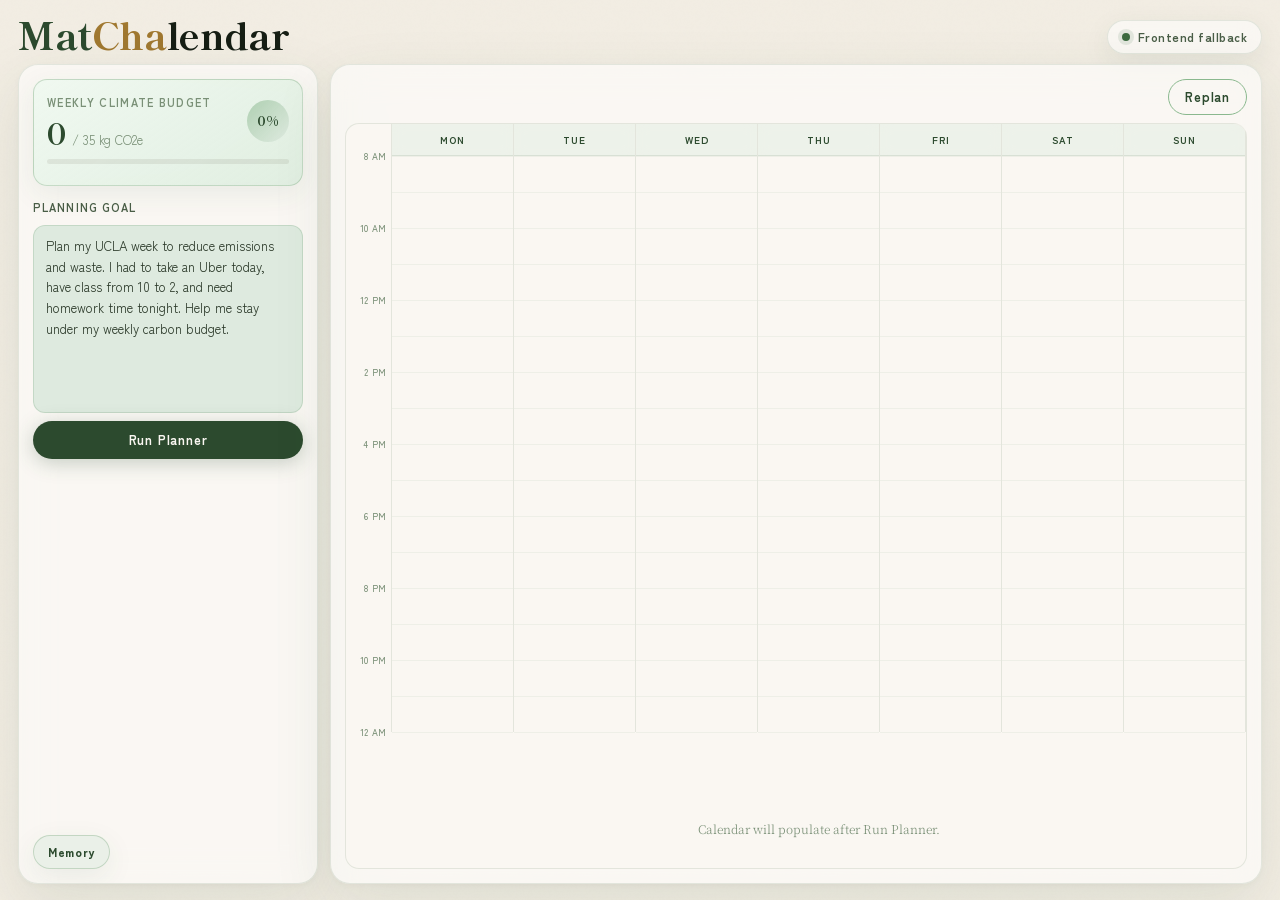
<file: index.html>
<!doctype html>
<html lang="en">
  <head>
    <meta charset="UTF-8" />
    <meta name="viewport" content="width=device-width, initial-scale=1.0" />
    <meta name="description" content="MatChalendar - local-first AI campus planner for UCLA daily life. Sustainability, balance, and intelligent weekly planning." />
    <title>MatChalendar - Campus Life AI Planner</title>
    <link rel="stylesheet" href="./styles.css" />
  </head>
  <body>
    <main class="app-shell">
      <header class="topbar">
        <div class="brand">
          <h1><span class="accent">Mat</span><span class="gold">Cha</span>lendar</h1>
        </div>
        <div id="plannerBadge" class="local-badge" aria-label="Planner status">
          <span class="status-dot"></span>
          Health-first AI planner
        </div>
      </header>

      <section class="workspace" aria-label="MatChalendar one-screen demo">
        <aside class="control-panel" aria-label="Planner controls">
          <section class="carbon-card" aria-label="Weekly carbon budget">
            <div class="card-row">
              <div>
                <p class="kicker">Weekly climate budget</p>
                <div class="carbon-number"><strong id="carbonCurrent">0</strong><span id="carbonTarget">/ 35 kg CO2e</span></div>
              </div>
              <span id="carbonPercent" class="budget-pill">0%</span>
            </div>
            <div class="budget-meter" aria-hidden="true"><span id="carbonMeter"></span></div>
          </section>

          <form id="plannerForm" class="goal-form">
            <label for="promptInput">Planning goal</label>
            <textarea id="promptInput" rows="8">Plan my UCLA week to reduce emissions and waste. I had to take an Uber today, have class from 10 to 2, and need homework time tonight. Help me stay under my weekly carbon budget.</textarea>
            <button class="primary-button" type="submit">Run Planner</button>
            <ol id="compactTrace" class="compact-trace" hidden></ol>
          </form>

          <section id="memoryCard" class="memory-card" aria-label="Memory update suggestion" hidden>
            <p class="kicker">Memory</p>
            <h3>Remember this preference?</h3>
            <p id="memoryReason" class="quiet-copy"></p>
            <div id="memoryPatch" class="memory-patch"></div>
            <div class="memory-actions">
              <button id="saveMemoryBtn" class="secondary-button" type="button">Save</button>
              <button id="ignoreMemoryBtn" class="ghost-button" type="button">Ignore</button>
            </div>
          </section>

          <div class="panel-footer">
            <button id="openMemoryBtn" class="memory-open-button" type="button" aria-haspopup="dialog" aria-expanded="false">
              Memory
            </button>
          </div>
        </aside>

        <section id="memoryViewer" class="memory-viewer" role="dialog" aria-modal="false" aria-labelledby="memoryViewerTitle" hidden>
          <div class="memory-viewer-heading">
            <div>
              <p class="kicker">Memory</p>
              <h2 id="memoryViewerTitle">Saved Preferences</h2>
            </div>
            <button id="closeMemoryBtn" class="close-button" type="button" aria-label="Close memory">&times;</button>
          </div>
          <div id="memoryViewerContent" class="memory-viewer-content" aria-live="polite"></div>
        </section>

        <section class="calendar-panel" aria-label="Weekly calendar">
          <div class="calendar-header">
            <button id="regenerateBtn" class="secondary-button" type="button">Replan</button>
          </div>
          <div id="calendarGrid" class="calendar-grid" aria-live="polite"></div>
        </section>

        <aside class="detail-drawer" aria-label="Contextual explanation drawer" hidden>
          <div id="drawerEmpty" class="drawer-empty"></div>

          <div id="drawerContent" class="drawer-content" hidden>
            <div class="drawer-heading">
              <span id="blockType" class="type-pill"></span>
              <button id="closeDrawer" class="close-button" type="button" aria-label="Close explanation">&times;</button>
            </div>
            <h2 id="blockTitle"></h2>
            <p id="blockMeta" class="block-meta"></p>
            <div id="mealStatus" class="meal-status" hidden></div>

            <section id="menuSection" class="menu-section" hidden>
              <p class="kicker">Meal composition</p>
              <div id="menuSections" class="menu-sections"></div>
            </section>

            <section id="nutritionSection" class="detail-section" hidden>
              <p class="kicker">Health fit</p>
              <div id="nutritionDetails" class="metric-grid"></div>
            </section>

            <section id="impactCard" class="impact-card">
              <p class="kicker">Climate impact</p>
              <div id="climateDetails"></div>
            </section>

            <section id="whySection" class="detail-section" hidden>
              <p class="kicker">Why this meal</p>
              <p id="whyDetails"></p>
            </section>

            <section id="activitySection" class="detail-section" hidden>
              <p class="kicker">Activity</p>
              <div id="activityDetails" class="metric-grid"></div>
            </section>

            <section id="transportSection" class="detail-section" hidden>
              <p class="kicker">Transportation</p>
              <div id="transportDetails" class="metric-grid"></div>
            </section>

            <section id="choicesSection" class="choices-section" hidden>
              <p class="kicker">Choices</p>
              <div id="diningChoices" class="dining-choices"></div>
            </section>
          </div>
        </aside>
      </section>
    </main>

    <script src="./app.js"></script>
  </body>
</html>
</file>
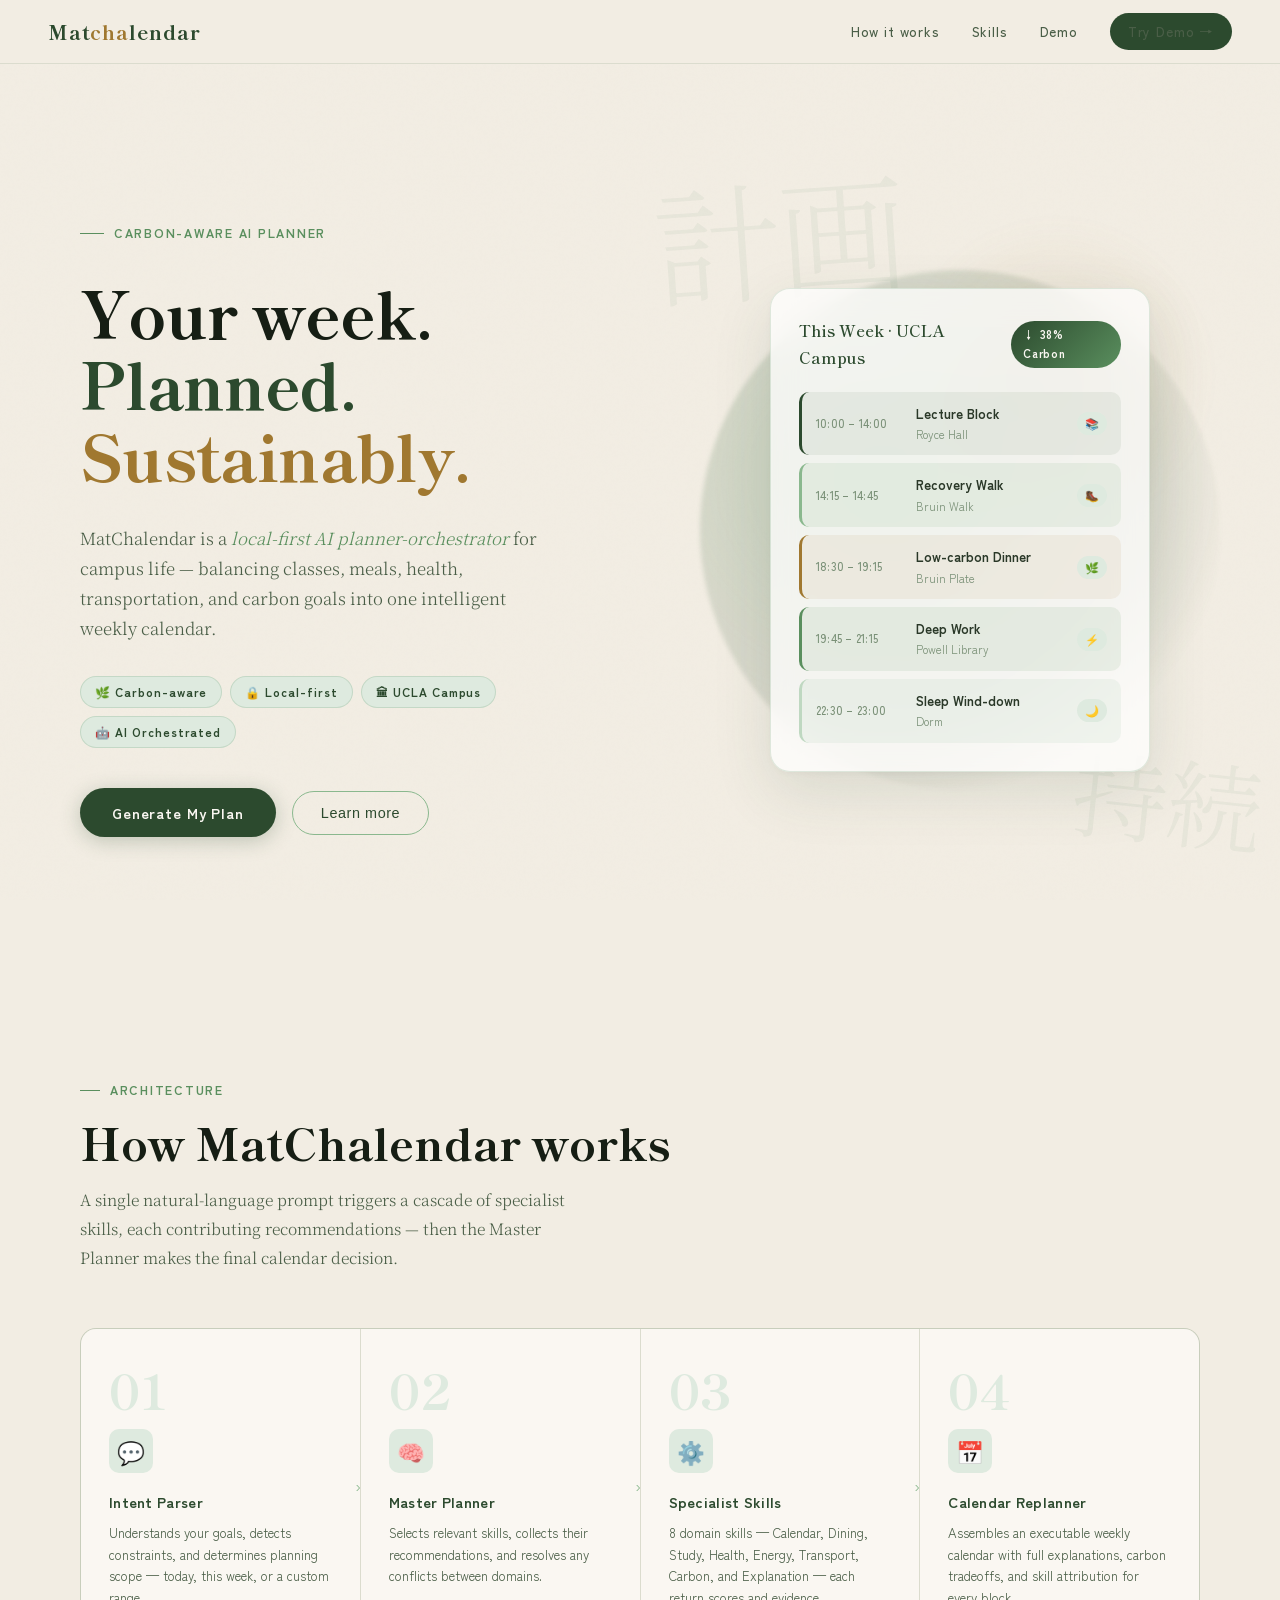
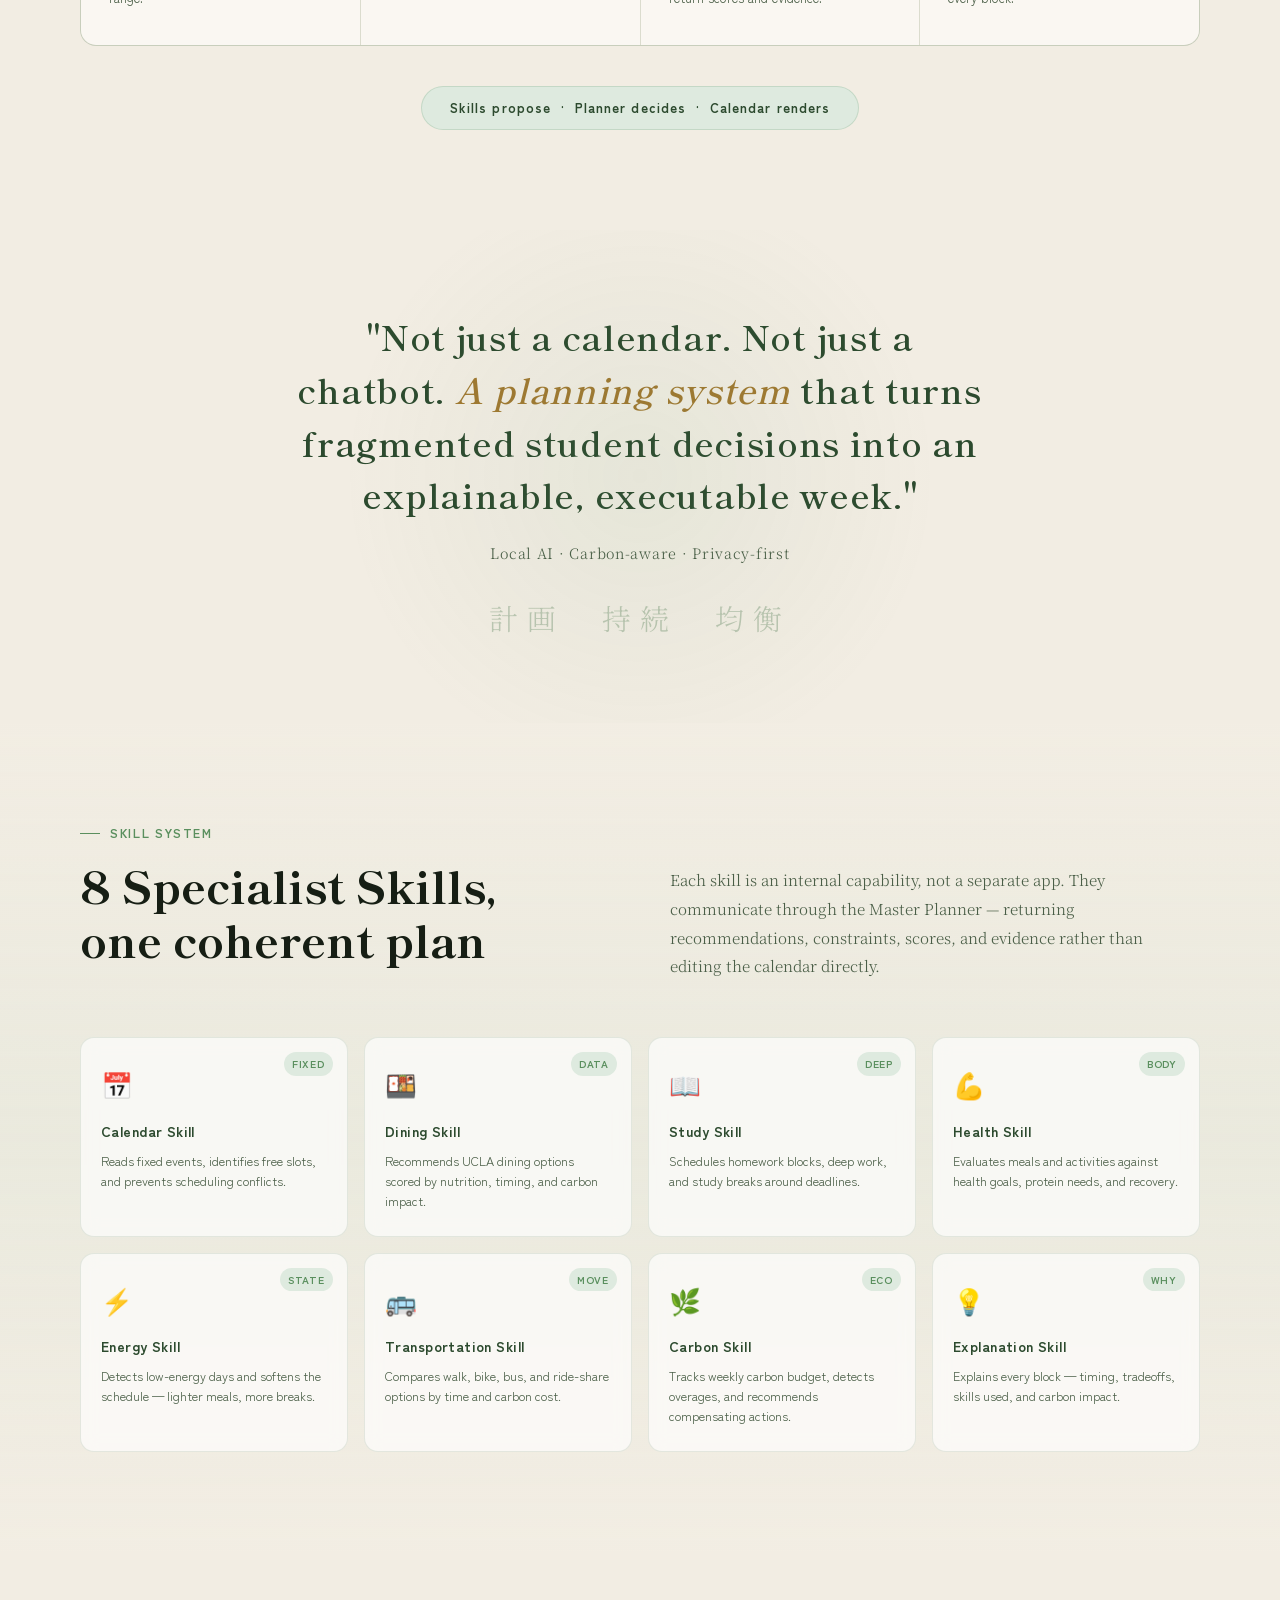
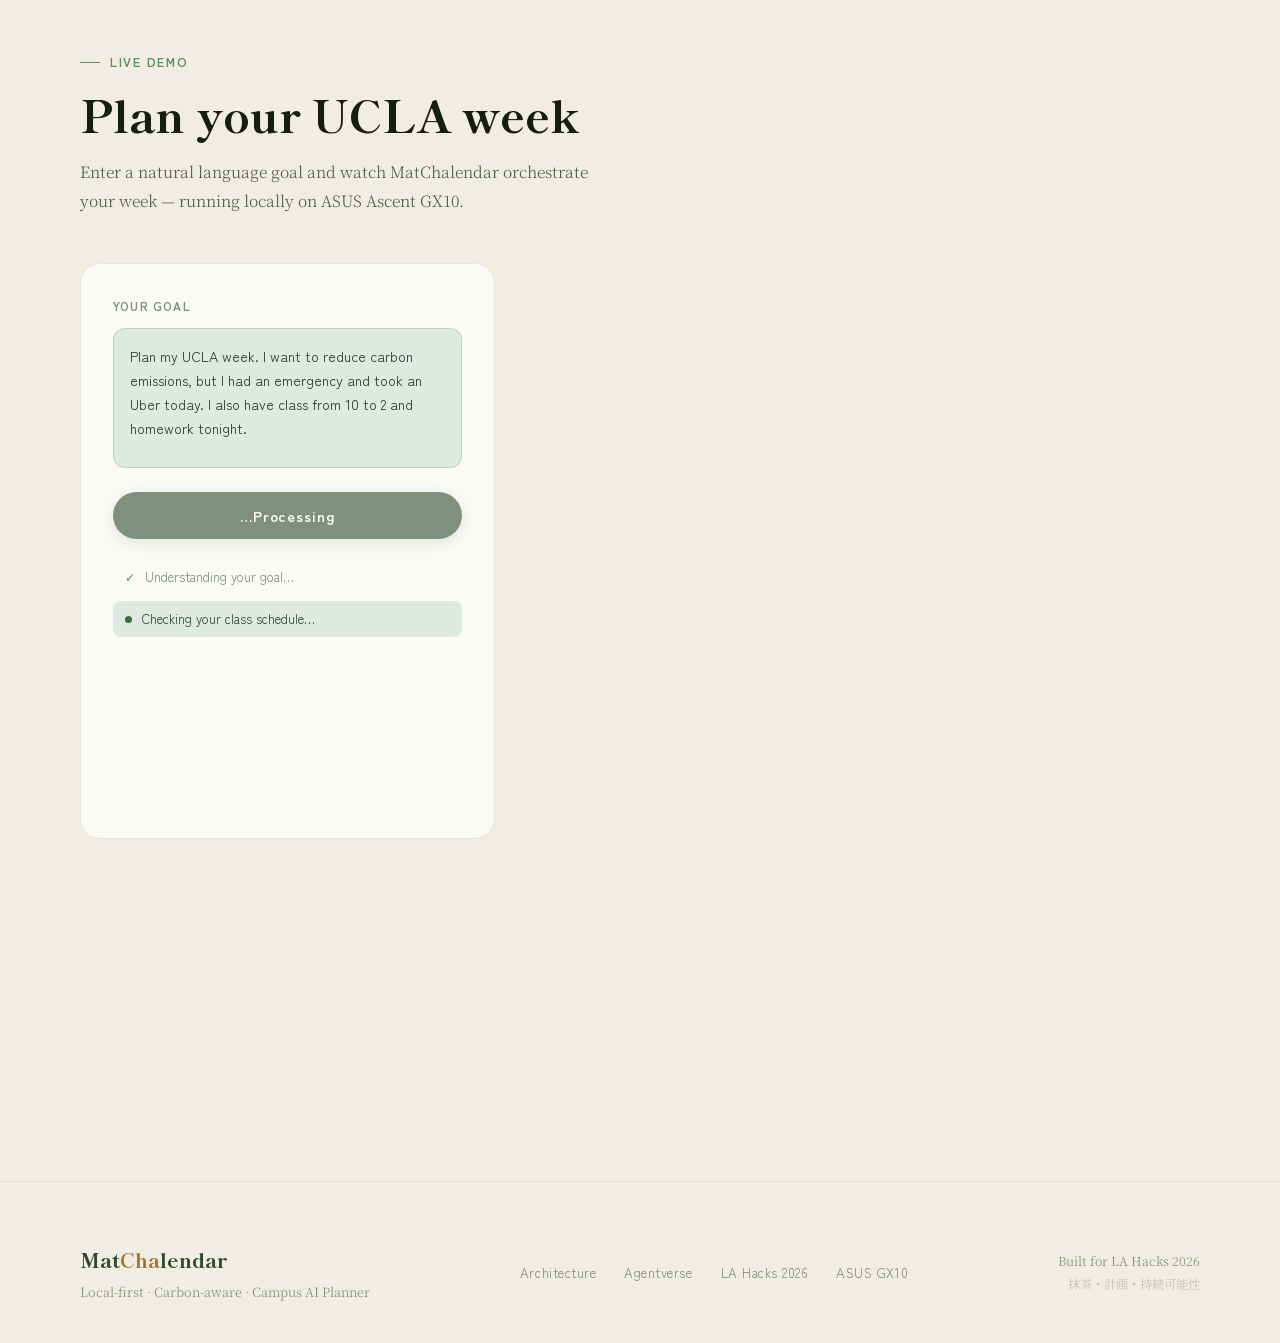
<file: matcalendar-demo.html>
<!DOCTYPE html>
<html lang="en">
<head>
  <meta charset="UTF-8">
  <meta name="viewport" content="width=device-width, initial-scale=1.0">
  <title>MatChalendar — Campus Life AI Planner</title>
  <link rel="preconnect" href="https://fonts.googleapis.com">
  <link rel="preconnect" href="https://fonts.gstatic.com" crossorigin>
  <link href="https://fonts.googleapis.com/css2?family=Shippori+Mincho+B1:wght@400;600;800&family=Zen+Kaku+Gothic+Antique:wght@300;400;500;700&family=Noto+Serif+JP:ital,wght@0,300;0,400;1,300&display=swap" rel="stylesheet">
  <style>
    :root {
      --ink:        #161e14;
      --matcha-d:   #2c4a2e;
      --matcha:     #3d6b40;
      --matcha-m:   #5a8f5e;
      --matcha-l:   #8ab88e;
      --matcha-ll:  #bfd8c1;
      --matcha-dust:#deeadf;
      --washi:      #f2ede3;
      --cream:      #faf7f2;
      --gold:       #a07830;
      --gold-l:     #c9a55a;
      --text:       #2a3828;
      --text-mid:   #4a5e47;
      --text-soft:  #7a9077;
      --border:     rgba(60,100,60,0.12);
      --shadow:     rgba(44,74,46,0.10);
      --r:          12px;
    }
    *,*::before,*::after{box-sizing:border-box;margin:0;padding:0;}
    html{scroll-behavior:smooth;}
    body{
      background:var(--washi);
      color:var(--text);
      font-family:'Zen Kaku Gothic Antique',sans-serif;
      font-weight:400;
      line-height:1.7;
      overflow-x:hidden;
    }

    /* ── GRAIN OVERLAY ── */
    body::before{
      content:'';position:fixed;inset:0;
      background-image:url("data:image/svg+xml,%3Csvg viewBox='0 0 256 256' xmlns='http://www.w3.org/2000/svg'%3E%3Cfilter id='n'%3E%3CfeTurbulence type='fractalNoise' baseFrequency='0.9' numOctaves='4' stitchTiles='stitch'/%3E%3C/filter%3E%3Crect width='100%25' height='100%25' filter='url(%23n)' opacity='0.04'/%3E%3C/svg%3E");
      opacity:.4;pointer-events:none;z-index:0;
    }

    /* ── NAV ── */
    nav{
      position:fixed;top:0;left:0;right:0;z-index:100;
      display:flex;align-items:center;justify-content:space-between;
      padding:0 48px;height:64px;
      background:rgba(242,237,227,0.88);
      backdrop-filter:blur(12px);
      border-bottom:1px solid var(--border);
    }
    .nav-logo{
      font-family:'Shippori Mincho B1',serif;
      font-weight:800;font-size:1.25rem;
      color:var(--matcha-d);letter-spacing:.04em;
    }
    .nav-logo span{color:var(--gold);}
    .nav-links{display:flex;gap:32px;align-items:center;}
    .nav-links a{
      font-size:.85rem;font-weight:500;
      color:var(--text-mid);text-decoration:none;
      letter-spacing:.06em;transition:color .2s;
    }
    .nav-links a:hover{color:var(--matcha-d);}
    .nav-badge{
      background:var(--matcha-d);color:var(--cream);
      font-size:.75rem;font-weight:700;letter-spacing:.08em;
      padding:7px 18px;border-radius:100px;
      text-decoration:none;transition:background .2s;
    }
    .nav-badge:hover{background:var(--matcha);}

    /* ── SECTIONS ── */
    section{position:relative;z-index:1;}

    /* ── HERO ── */
    #hero{
      min-height:100vh;
      display:grid;grid-template-columns:1fr 1fr;
      align-items:center;gap:0;
      padding:80px 0 0;
      overflow:hidden;
    }
    .hero-left{
      padding:80px 48px 80px 80px;
      display:flex;flex-direction:column;gap:32px;
    }
    .hero-eyebrow{
      display:inline-flex;align-items:center;gap:10px;
      font-size:.78rem;font-weight:700;letter-spacing:.14em;
      color:var(--matcha-m);text-transform:uppercase;
    }
    .hero-eyebrow::before{
      content:'';width:24px;height:1px;background:var(--matcha-m);
    }
    .hero-title{
      font-family:'Shippori Mincho B1',serif;
      font-weight:800;font-size:clamp(2.8rem,5vw,4.5rem);
      line-height:1.12;letter-spacing:-.01em;
      color:var(--ink);
    }
    .hero-title .accent{color:var(--matcha-d);}
    .hero-title .gold{color:var(--gold);}
    .hero-sub{
      font-family:'Noto Serif JP',serif;
      font-size:1.05rem;font-weight:300;
      color:var(--text-mid);line-height:1.8;
      max-width:480px;
    }
    .hero-sub em{
      font-style:italic;color:var(--matcha-m);
    }
    .hero-cta{
      display:flex;align-items:center;gap:16px;margin-top:8px;
    }
    .btn-primary{
      background:var(--matcha-d);color:var(--cream);
      font-family:'Zen Kaku Gothic Antique',sans-serif;
      font-size:.9rem;font-weight:700;letter-spacing:.06em;
      padding:14px 32px;border-radius:100px;
      border:none;cursor:pointer;
      transition:background .25s,transform .2s,box-shadow .25s;
      box-shadow:0 4px 20px rgba(44,74,46,0.25);
    }
    .btn-primary:hover{
      background:var(--matcha);transform:translateY(-1px);
      box-shadow:0 8px 28px rgba(44,74,46,0.3);
    }
    .btn-ghost{
      background:transparent;color:var(--matcha-d);
      font-size:.9rem;font-weight:500;letter-spacing:.04em;
      border:1.5px solid var(--matcha-l);
      padding:13px 28px;border-radius:100px;cursor:pointer;
      transition:background .2s,color .2s;
    }
    .btn-ghost:hover{background:var(--matcha-dust);color:var(--matcha-d);}
    .hero-tags{
      display:flex;flex-wrap:wrap;gap:8px;
    }
    .tag{
      background:var(--matcha-dust);color:var(--matcha-d);
      font-size:.75rem;font-weight:700;letter-spacing:.08em;
      padding:5px 14px;border-radius:100px;
      border:1px solid rgba(90,143,94,0.2);
    }
    /* Hero right — visual */
    .hero-right{
      position:relative;height:100vh;
      display:flex;align-items:center;justify-content:center;
    }
    .hero-orb{
      position:absolute;
      width:520px;height:520px;border-radius:50%;
      background:radial-gradient(ellipse at 35% 40%,
        rgba(90,143,94,0.28),
        rgba(44,74,46,0.12) 55%,
        transparent 75%);
      filter:blur(2px);
    }
    .hero-orb-2{
      position:absolute;
      width:320px;height:320px;border-radius:50%;
      top:15%;right:10%;
      background:radial-gradient(circle,
        rgba(160,120,48,0.12),transparent 70%);
      filter:blur(8px);
    }
    .calendar-card{
      position:relative;z-index:2;
      background:rgba(255,255,255,0.72);
      backdrop-filter:blur(16px);
      border:1px solid rgba(90,143,94,0.18);
      border-radius:20px;
      padding:28px;
      width:380px;
      box-shadow:0 20px 60px rgba(44,74,46,0.12),0 2px 8px rgba(0,0,0,0.04);
    }
    .card-header{
      display:flex;align-items:center;justify-content:space-between;
      margin-bottom:20px;
    }
    .card-header h4{
      font-family:'Shippori Mincho B1',serif;
      font-size:1rem;font-weight:600;color:var(--matcha-d);
    }
    .carbon-pill{
      background:linear-gradient(135deg,var(--matcha-d),var(--matcha-m));
      color:var(--cream);font-size:.72rem;font-weight:700;
      letter-spacing:.07em;padding:4px 12px;border-radius:100px;
    }
    .cal-blocks{display:flex;flex-direction:column;gap:8px;}
    .cal-block{
      display:flex;align-items:center;gap:12px;
      padding:11px 14px;border-radius:10px;
      font-size:.82rem;border-left:3px solid transparent;
      transition:transform .2s,box-shadow .2s;cursor:pointer;
    }
    .cal-block:hover{transform:translateX(3px);box-shadow:0 4px 16px var(--shadow);}
    .cal-block.class{background:rgba(61,107,64,0.08);border-left-color:var(--matcha-d);}
    .cal-block.meal{background:rgba(160,120,48,0.08);border-left-color:var(--gold);}
    .cal-block.study{background:rgba(90,143,94,0.10);border-left-color:var(--matcha-m);}
    .cal-block.walk{background:rgba(139,184,142,0.14);border-left-color:var(--matcha-l);}
    .cal-block.sleep{background:rgba(191,216,193,0.2);border-left-color:var(--matcha-ll);}
    .block-time{
      font-size:.72rem;color:var(--text-soft);
      font-weight:500;min-width:88px;letter-spacing:.02em;
    }
    .block-info{flex:1;}
    .block-title{font-weight:700;color:var(--text);}
    .block-loc{font-size:.72rem;color:var(--text-soft);}
    .block-score{
      font-size:.7rem;font-weight:700;
      padding:2px 8px;border-radius:100px;
      background:var(--matcha-dust);color:var(--matcha-d);
    }
    /* Floating JP characters decoration */
    .jp-deco{
      position:absolute;
      font-family:'Noto Serif JP',serif;
      font-size:8rem;font-weight:300;
      color:rgba(61,107,64,0.055);
      line-height:1;user-select:none;pointer-events:none;
      letter-spacing:-.02em;
    }
    .jp-deco-1{top:10%;left:2%;transform:rotate(-4deg);}
    .jp-deco-2{bottom:15%;right:3%;transform:rotate(6deg);font-size:6rem;}

    /* ── DIVIDER ── */
    .section-divider{
      display:flex;align-items:center;gap:16px;
      padding:0 80px;margin:8px 0;
    }
    .section-divider::before,.section-divider::after{
      content:'';flex:1;height:1px;background:var(--border);
    }
    .section-divider span{
      font-size:.72rem;font-weight:700;letter-spacing:.12em;
      color:var(--text-soft);text-transform:uppercase;
    }

    /* ── HOW IT WORKS ── */
    #how{padding:100px 80px;}
    .section-label{
      font-size:.78rem;font-weight:700;letter-spacing:.14em;
      color:var(--matcha-m);text-transform:uppercase;
      margin-bottom:14px;display:flex;align-items:center;gap:10px;
    }
    .section-label::before{
      content:'';width:20px;height:1px;background:var(--matcha-m);
    }
    .section-title{
      font-family:'Shippori Mincho B1',serif;
      font-size:clamp(2rem,3.5vw,3rem);
      font-weight:800;line-height:1.2;
      color:var(--ink);margin-bottom:16px;
    }
    .section-sub{
      font-family:'Noto Serif JP',serif;
      font-size:.98rem;font-weight:300;
      color:var(--text-mid);max-width:520px;line-height:1.85;
    }
    .flow-grid{
      display:grid;
      grid-template-columns:repeat(4,1fr);
      gap:1px;
      background:var(--border);
      border:1px solid var(--border);
      border-radius:16px;
      overflow:hidden;
      margin-top:56px;
    }
    .flow-step{
      background:var(--cream);
      padding:36px 28px;
      position:relative;
    }
    .flow-step:hover{background:#fff;}
    .flow-num{
      font-family:'Shippori Mincho B1',serif;
      font-size:3rem;font-weight:800;
      color:var(--matcha-dust);
      line-height:1;margin-bottom:16px;
      display:block;
    }
    .flow-icon{
      width:44px;height:44px;
      background:var(--matcha-dust);
      border-radius:10px;
      display:flex;align-items:center;justify-content:center;
      font-size:1.4rem;margin-bottom:16px;
    }
    .flow-h{
      font-weight:700;font-size:.92rem;
      color:var(--matcha-d);margin-bottom:8px;
      letter-spacing:.02em;
    }
    .flow-p{
      font-size:.82rem;color:var(--text-mid);line-height:1.65;
    }
    .flow-arrow{
      position:absolute;top:50%;right:-1px;
      transform:translateY(-50%);
      color:var(--matcha-l);font-size:1rem;
      z-index:2;
    }

    /* ── SKILLS ── */
    #skills{
      padding:100px 80px;
      background:linear-gradient(180deg,var(--washi),rgba(191,216,193,0.15) 50%,var(--washi));
    }
    .skills-header{
      display:grid;grid-template-columns:1fr 1fr;
      gap:60px;align-items:end;margin-bottom:56px;
    }
    .skills-grid{
      display:grid;
      grid-template-columns:repeat(4,1fr);
      gap:16px;
    }
    .skill-card{
      background:rgba(255,255,255,0.65);
      backdrop-filter:blur(8px);
      border:1px solid var(--border);
      border-radius:14px;
      padding:24px 20px;
      position:relative;overflow:hidden;
      transition:transform .25s,box-shadow .25s,border-color .25s;
      cursor:default;
    }
    .skill-card::before{
      content:'';
      position:absolute;inset:0;
      background:linear-gradient(135deg,rgba(90,143,94,0.06),transparent);
      opacity:0;transition:opacity .3s;
    }
    .skill-card:hover{
      transform:translateY(-4px);
      box-shadow:0 12px 40px rgba(44,74,46,0.12);
      border-color:var(--matcha-l);
    }
    .skill-card:hover::before{opacity:1;}
    .skill-icon{
      font-size:1.6rem;margin-bottom:14px;display:block;
    }
    .skill-name{
      font-weight:700;font-size:.88rem;
      color:var(--matcha-d);letter-spacing:.03em;
      margin-bottom:8px;
    }
    .skill-desc{
      font-size:.78rem;color:var(--text-mid);
      line-height:1.6;
    }
    .skill-tag{
      position:absolute;top:14px;right:14px;
      font-size:.65rem;font-weight:700;
      letter-spacing:.08em;
      background:var(--matcha-dust);color:var(--matcha-m);
      padding:3px 8px;border-radius:100px;
    }

    /* ── DEMO ── */
    #demo{padding:100px 80px;}
    .demo-wrapper{
      display:grid;grid-template-columns:1fr 1.6fr;
      gap:40px;align-items:start;margin-top:48px;
    }
    .demo-input-panel{
      background:rgba(255,255,255,0.7);
      backdrop-filter:blur(12px);
      border:1px solid var(--border);
      border-radius:20px;padding:32px;
      position:sticky;top:80px;
    }
    .demo-label{
      font-size:.75rem;font-weight:700;letter-spacing:.1em;
      color:var(--text-soft);text-transform:uppercase;margin-bottom:12px;
    }
    .demo-textarea{
      width:100%;background:var(--matcha-dust);
      border:1.5px solid rgba(90,143,94,0.25);
      border-radius:12px;padding:16px;
      font-family:'Zen Kaku Gothic Antique',sans-serif;
      font-size:.88rem;color:var(--text);
      line-height:1.7;resize:none;min-height:140px;
      outline:none;transition:border-color .2s;
    }
    .demo-textarea:focus{border-color:var(--matcha-m);}
    .demo-actions{
      display:flex;gap:12px;margin-top:16px;
    }
    .demo-run{
      flex:1;background:var(--matcha-d);color:var(--cream);
      border:none;border-radius:100px;
      font-family:'Zen Kaku Gothic Antique',sans-serif;
      font-size:.9rem;font-weight:700;letter-spacing:.06em;
      padding:13px;cursor:pointer;
      transition:background .2s,transform .2s,box-shadow .2s;
      box-shadow:0 4px 16px rgba(44,74,46,0.2);
    }
    .demo-run:hover:not(:disabled){
      background:var(--matcha);transform:translateY(-1px);
      box-shadow:0 8px 24px rgba(44,74,46,0.28);
    }
    .demo-run:disabled{opacity:.6;cursor:not-allowed;}
    /* Status steps */
    .status-steps{
      margin-top:20px;display:flex;flex-direction:column;gap:6px;
    }
    .status-step{
      display:flex;align-items:center;gap:10px;
      font-size:.82rem;color:var(--text-soft);
      padding:7px 12px;border-radius:8px;
      opacity:0;transform:translateY(4px);
      transition:opacity .35s,transform .35s,color .35s,background .35s;
    }
    .status-step.active{
      opacity:1;transform:none;
      color:var(--matcha-d);background:var(--matcha-dust);
    }
    .status-step.done{
      opacity:1;transform:none;
      color:var(--text-soft);background:transparent;
    }
    .step-dot{
      width:7px;height:7px;border-radius:50%;
      background:var(--matcha-ll);flex-shrink:0;
      transition:background .3s;
    }
    .status-step.active .step-dot{background:var(--matcha);}
    .status-step.done .step-dot{background:var(--matcha-d);}
    .step-check{display:none;font-size:.75rem;color:var(--matcha-m);}
    .status-step.done .step-check{display:inline;}
    .status-step.done .step-dot{display:none;}

    /* Output panel */
    .demo-output{
      display:flex;flex-direction:column;gap:20px;
    }
    .output-card{
      background:rgba(255,255,255,0.72);
      backdrop-filter:blur(12px);
      border:1px solid var(--border);
      border-radius:20px;padding:28px;
      opacity:0;transform:translateY(12px);
      transition:opacity .5s,transform .5s;
    }
    .output-card.visible{opacity:1;transform:none;}
    .output-card-header{
      display:flex;align-items:center;justify-content:space-between;
      margin-bottom:20px;padding-bottom:14px;
      border-bottom:1px solid var(--border);
    }
    .output-card-header h3{
      font-family:'Shippori Mincho B1',serif;
      font-size:1.05rem;font-weight:600;color:var(--matcha-d);
    }
    /* Calendar grid */
    .week-cal{
      display:grid;
      grid-template-columns:64px repeat(5,1fr);
      gap:1px;background:var(--border);
      border-radius:10px;overflow:hidden;
      border:1px solid var(--border);
    }
    .wc-header{
      background:var(--matcha-dust);
      padding:8px 6px;
      font-size:.72rem;font-weight:700;
      color:var(--matcha-d);text-align:center;
      letter-spacing:.06em;
    }
    .wc-time{
      background:var(--cream);
      padding:6px 8px;
      font-size:.68rem;color:var(--text-soft);
      text-align:right;font-weight:500;
    }
    .wc-cell{
      background:var(--cream);
      padding:3px;
      min-height:36px;
    }
    .wc-event{
      border-radius:6px;padding:4px 7px;
      font-size:.7rem;font-weight:700;
      line-height:1.3;
      opacity:0;transform:scaleY(0.7);transform-origin:top;
      transition:opacity .4s,transform .4s;
    }
    .wc-event.show{opacity:1;transform:scaleY(1);}
    .wc-event.class{background:rgba(61,107,64,0.12);color:var(--matcha-d);}
    .wc-event.meal{background:rgba(160,120,48,0.12);color:var(--gold);}
    .wc-event.study{background:rgba(90,143,94,0.12);color:var(--matcha-m);}
    .wc-event.walk{background:rgba(139,184,142,0.18);color:#3a6b40;}
    .wc-event.sleep{background:rgba(191,216,193,0.25);color:var(--text-soft);}

    /* Carbon card */
    .carbon-card{
      display:grid;grid-template-columns:auto 1fr;
      gap:24px;align-items:center;
    }
    .carbon-ring{
      position:relative;width:100px;height:100px;flex-shrink:0;
    }
    .carbon-ring svg{transform:rotate(-90deg);}
    .carbon-ring-center{
      position:absolute;inset:0;
      display:flex;flex-direction:column;
      align-items:center;justify-content:center;
    }
    .carbon-pct{
      font-family:'Shippori Mincho B1',serif;
      font-size:1.3rem;font-weight:800;color:var(--matcha-d);
      line-height:1;
    }
    .carbon-pct-sub{
      font-size:.6rem;color:var(--text-soft);
      font-weight:500;letter-spacing:.06em;
      margin-top:2px;
    }
    .carbon-info h4{
      font-weight:700;font-size:.92rem;
      color:var(--matcha-d);margin-bottom:6px;
    }
    .carbon-info p{
      font-size:.8rem;color:var(--text-mid);line-height:1.65;
    }
    .carbon-bars{margin-top:12px;display:flex;flex-direction:column;gap:6px;}
    .c-bar-row{display:flex;align-items:center;gap:10px;}
    .c-bar-label{font-size:.72rem;color:var(--text-soft);width:80px;flex-shrink:0;}
    .c-bar-bg{flex:1;height:6px;background:var(--matcha-dust);border-radius:100px;overflow:hidden;}
    .c-bar-fill{height:100%;border-radius:100px;background:var(--matcha-m);width:0;transition:width 1s ease;}
    .c-bar-val{font-size:.7rem;font-weight:700;color:var(--matcha-d);width:40px;text-align:right;}

    /* Explanation drawer */
    .explain-card{
      border-top:3px solid var(--gold);
    }
    .explain-row{
      display:flex;gap:10px;flex-wrap:wrap;margin-bottom:10px;
    }
    .explain-score{
      display:flex;flex-direction:column;align-items:center;
      background:var(--matcha-dust);border-radius:10px;
      padding:10px 14px;min-width:70px;
    }
    .es-val{
      font-family:'Shippori Mincho B1',serif;
      font-size:1.4rem;font-weight:800;color:var(--matcha-d);
      line-height:1;
    }
    .es-label{
      font-size:.65rem;font-weight:700;letter-spacing:.07em;
      color:var(--text-soft);margin-top:4px;text-align:center;
    }
    .explain-reason{
      font-family:'Noto Serif JP',serif;
      font-size:.85rem;font-weight:300;
      color:var(--text-mid);line-height:1.85;
      margin-bottom:14px;
      padding:14px 16px;
      background:rgba(191,216,193,0.18);
      border-radius:10px;
      border-left:3px solid var(--matcha-l);
    }
    .explain-skills{
      display:flex;gap:6px;flex-wrap:wrap;margin-top:10px;
    }
    .skill-badge{
      background:var(--matcha-d);color:var(--cream);
      font-size:.65rem;font-weight:700;letter-spacing:.07em;
      padding:4px 10px;border-radius:100px;
    }

    /* ── FOOTER ── */
    footer{
      padding:60px 80px 40px;
      border-top:1px solid var(--border);
      display:flex;align-items:center;justify-content:space-between;
    }
    .footer-brand{
      font-family:'Shippori Mincho B1',serif;
      font-size:1.3rem;font-weight:800;color:var(--matcha-d);
    }
    .footer-brand span{color:var(--gold);}
    .footer-sub{
      font-size:.8rem;color:var(--text-soft);margin-top:4px;
      font-family:'Noto Serif JP',serif;font-weight:300;
    }
    .footer-links{
      display:flex;gap:28px;
    }
    .footer-links a{
      font-size:.82rem;color:var(--text-soft);
      text-decoration:none;transition:color .2s;letter-spacing:.04em;
    }
    .footer-links a:hover{color:var(--matcha-d);}
    .footer-right{
      font-size:.78rem;color:var(--text-soft);
      font-family:'Noto Serif JP',serif;font-weight:300;
      text-align:right;line-height:1.8;
    }

    /* ── PHILOSOPHY SECTION ── */
    #philosophy{
      padding:80px 80px;
      text-align:center;
      position:relative;overflow:hidden;
    }
    #philosophy::before{
      content:'';position:absolute;
      top:50%;left:50%;transform:translate(-50%,-50%);
      width:600px;height:600px;border-radius:50%;
      background:radial-gradient(circle,rgba(90,143,94,0.08),transparent 70%);
      pointer-events:none;
    }
    .philosophy-quote{
      font-family:'Shippori Mincho B1',serif;
      font-size:clamp(1.4rem,3vw,2.2rem);
      font-weight:600;
      color:var(--matcha-d);
      line-height:1.5;
      max-width:700px;margin:0 auto;
      letter-spacing:.02em;
    }
    .philosophy-quote em{
      font-style:italic;color:var(--gold);
    }
    .philosophy-sub{
      margin-top:20px;
      font-family:'Noto Serif JP',serif;
      font-size:.9rem;font-weight:300;
      color:var(--text-mid);letter-spacing:.05em;
    }
    .philosophy-jp{
      display:block;margin-top:28px;
      font-family:'Noto Serif JP',serif;
      font-size:1.8rem;font-weight:300;
      color:rgba(61,107,64,0.3);
      letter-spacing:.3em;
    }

    /* ── ANIMATIONS ── */
    @keyframes fade-up{
      from{opacity:0;transform:translateY(24px);}
      to{opacity:1;transform:none;}
    }
    @keyframes spin-slow{
      to{transform:rotate(360deg);}
    }
    @keyframes pulse-ring{
      0%,100%{opacity:.5;transform:scale(1);}
      50%{opacity:.8;transform:scale(1.03);}
    }
    .hero-orb{animation:pulse-ring 6s ease-in-out infinite;}
    .fade-in{animation:fade-up .7s ease both;}
    .fade-in-1{animation-delay:.1s;}
    .fade-in-2{animation-delay:.2s;}
    .fade-in-3{animation-delay:.35s;}
    .fade-in-4{animation-delay:.5s;}
    .fade-in-5{animation-delay:.65s;}

    /* responsive hints */
    @media(max-width:900px){
      #hero{grid-template-columns:1fr;min-height:auto;}
      .hero-right{display:none;}
      .hero-left{padding:100px 32px 60px;}
      .flow-grid{grid-template-columns:1fr 1fr;}
      .skills-grid{grid-template-columns:1fr 1fr;}
      .demo-wrapper{grid-template-columns:1fr;}
      #how,#skills,#demo,footer,#philosophy{padding-left:32px;padding-right:32px;}
      nav{padding:0 24px;}
    }
  </style>
</head>
<body>

<!-- NAV -->
<nav>
  <div class="nav-logo">Mat<span>cha</span>lendar</div>
  <div class="nav-links">
    <a href="#how">How it works</a>
    <a href="#skills">Skills</a>
    <a href="#demo">Demo</a>
    <a href="#demo" class="nav-badge">Try Demo →</a>
  </div>
</nav>

<!-- HERO -->
<section id="hero">
  <div class="hero-left">
    <div class="hero-eyebrow fade-in fade-in-1">Carbon-aware AI Planner</div>
    <h1 class="hero-title fade-in fade-in-2">
      Your week.<br>
      <span class="accent">Planned.</span><br>
      <span class="gold">Sustainably.</span>
    </h1>
    <p class="hero-sub fade-in fade-in-3">
      MatChalendar is a <em>local-first AI planner-orchestrator</em> for campus life —
      balancing classes, meals, health, transportation, and carbon goals
      into one intelligent weekly calendar.
    </p>
    <div class="hero-tags fade-in fade-in-4">
      <span class="tag">🌿 Carbon-aware</span>
      <span class="tag">🔒 Local-first</span>
      <span class="tag">🏛 UCLA Campus</span>
      <span class="tag">🤖 AI Orchestrated</span>
    </div>
    <div class="hero-cta fade-in fade-in-5">
      <button class="btn-primary" onclick="document.getElementById('demo').scrollIntoView({behavior:'smooth'})">
        Generate My Plan
      </button>
      <button class="btn-ghost" onclick="document.getElementById('how').scrollIntoView({behavior:'smooth'})">
        Learn more
      </button>
    </div>
  </div>
  <div class="hero-right">
    <div class="jp-deco jp-deco-1">計画</div>
    <div class="jp-deco jp-deco-2">持続</div>
    <div class="hero-orb"></div>
    <div class="hero-orb-2"></div>
    <div class="calendar-card fade-in fade-in-3">
      <div class="card-header">
        <h4>This Week · UCLA Campus</h4>
        <span class="carbon-pill">↓ 38% Carbon</span>
      </div>
      <div class="cal-blocks">
        <div class="cal-block class">
          <span class="block-time">10:00 – 14:00</span>
          <div class="block-info">
            <div class="block-title">Lecture Block</div>
            <div class="block-loc">Royce Hall</div>
          </div>
          <span class="block-score">📚</span>
        </div>
        <div class="cal-block walk">
          <span class="block-time">14:15 – 14:45</span>
          <div class="block-info">
            <div class="block-title">Recovery Walk</div>
            <div class="block-loc">Bruin Walk</div>
          </div>
          <span class="block-score">🥾</span>
        </div>
        <div class="cal-block meal">
          <span class="block-time">18:30 – 19:15</span>
          <div class="block-info">
            <div class="block-title">Low-carbon Dinner</div>
            <div class="block-loc">Bruin Plate</div>
          </div>
          <span class="block-score">🌿</span>
        </div>
        <div class="cal-block study">
          <span class="block-time">19:45 – 21:15</span>
          <div class="block-info">
            <div class="block-title">Deep Work</div>
            <div class="block-loc">Powell Library</div>
          </div>
          <span class="block-score">⚡</span>
        </div>
        <div class="cal-block sleep">
          <span class="block-time">22:30 – 23:00</span>
          <div class="block-info">
            <div class="block-title">Sleep Wind-down</div>
            <div class="block-loc">Dorm</div>
          </div>
          <span class="block-score">🌙</span>
        </div>
      </div>
    </div>
  </div>
</section>

<!-- HOW IT WORKS -->
<section id="how">
  <div class="section-label">Architecture</div>
  <h2 class="section-title">How MatChalendar works</h2>
  <p class="section-sub">
    A single natural-language prompt triggers a cascade of specialist skills,
    each contributing recommendations — then the Master Planner makes the
    final calendar decision.
  </p>

  <div class="flow-grid">
    <div class="flow-step">
      <span class="flow-num">01</span>
      <div class="flow-icon">💬</div>
      <div class="flow-h">Intent Parser</div>
      <p class="flow-p">Understands your goals, detects constraints, and determines planning scope — today, this week, or a custom range.</p>
      <span class="flow-arrow">›</span>
    </div>
    <div class="flow-step">
      <span class="flow-num">02</span>
      <div class="flow-icon">🧠</div>
      <div class="flow-h">Master Planner</div>
      <p class="flow-p">Selects relevant skills, collects their recommendations, and resolves any conflicts between domains.</p>
      <span class="flow-arrow">›</span>
    </div>
    <div class="flow-step">
      <span class="flow-num">03</span>
      <div class="flow-icon">⚙️</div>
      <div class="flow-h">Specialist Skills</div>
      <p class="flow-p">8 domain skills — Calendar, Dining, Study, Health, Energy, Transport, Carbon, and Explanation — each return scores and evidence.</p>
      <span class="flow-arrow">›</span>
    </div>
    <div class="flow-step">
      <span class="flow-num">04</span>
      <div class="flow-icon">📅</div>
      <div class="flow-h">Calendar Replanner</div>
      <p class="flow-p">Assembles an executable weekly calendar with full explanations, carbon tradeoffs, and skill attribution for every block.</p>
    </div>
  </div>

  <div style="margin-top:40px;text-align:center;">
    <div style="display:inline-block;background:var(--matcha-dust);border-radius:100px;padding:10px 28px;font-size:.82rem;font-weight:700;color:var(--matcha-d);letter-spacing:.08em;border:1px solid rgba(90,143,94,0.2);">
      Skills propose &nbsp;·&nbsp; Planner decides &nbsp;·&nbsp; Calendar renders
    </div>
  </div>
</section>

<!-- PHILOSOPHY -->
<section id="philosophy">
  <p class="philosophy-quote">
    "Not just a calendar. Not just a chatbot. <em>A planning system</em> that turns
    fragmented student decisions into an explainable, executable week."
  </p>
  <p class="philosophy-sub">Local AI · Carbon-aware · Privacy-first</p>
  <span class="philosophy-jp">計画　持続　均衡</span>
</section>

<!-- SKILLS -->
<section id="skills">
  <div class="skills-header">
    <div>
      <div class="section-label">Skill System</div>
      <h2 class="section-title">8 Specialist Skills,<br>one coherent plan</h2>
    </div>
    <p class="section-sub" style="font-family:'Noto Serif JP',serif;font-weight:300;font-size:.95rem;line-height:1.9;">
      Each skill is an internal capability, not a separate app. They communicate
      through the Master Planner — returning recommendations, constraints,
      scores, and evidence rather than editing the calendar directly.
    </p>
  </div>

  <div class="skills-grid">
    <div class="skill-card">
      <span class="skill-tag">FIXED</span>
      <span class="skill-icon">📅</span>
      <div class="skill-name">Calendar Skill</div>
      <p class="skill-desc">Reads fixed events, identifies free slots, and prevents scheduling conflicts.</p>
    </div>
    <div class="skill-card">
      <span class="skill-tag">DATA</span>
      <span class="skill-icon">🍱</span>
      <div class="skill-name">Dining Skill</div>
      <p class="skill-desc">Recommends UCLA dining options scored by nutrition, timing, and carbon impact.</p>
    </div>
    <div class="skill-card">
      <span class="skill-tag">DEEP</span>
      <span class="skill-icon">📖</span>
      <div class="skill-name">Study Skill</div>
      <p class="skill-desc">Schedules homework blocks, deep work, and study breaks around deadlines.</p>
    </div>
    <div class="skill-card">
      <span class="skill-tag">BODY</span>
      <span class="skill-icon">💪</span>
      <div class="skill-name">Health Skill</div>
      <p class="skill-desc">Evaluates meals and activities against health goals, protein needs, and recovery.</p>
    </div>
    <div class="skill-card">
      <span class="skill-tag">STATE</span>
      <span class="skill-icon">⚡</span>
      <div class="skill-name">Energy Skill</div>
      <p class="skill-desc">Detects low-energy days and softens the schedule — lighter meals, more breaks.</p>
    </div>
    <div class="skill-card">
      <span class="skill-tag">MOVE</span>
      <span class="skill-icon">🚌</span>
      <div class="skill-name">Transportation Skill</div>
      <p class="skill-desc">Compares walk, bike, bus, and ride-share options by time and carbon cost.</p>
    </div>
    <div class="skill-card">
      <span class="skill-tag">ECO</span>
      <span class="skill-icon">🌿</span>
      <div class="skill-name">Carbon Skill</div>
      <p class="skill-desc">Tracks weekly carbon budget, detects overages, and recommends compensating actions.</p>
    </div>
    <div class="skill-card">
      <span class="skill-tag">WHY</span>
      <span class="skill-icon">💡</span>
      <div class="skill-name">Explanation Skill</div>
      <p class="skill-desc">Explains every block — timing, tradeoffs, skills used, and carbon impact.</p>
    </div>
  </div>
</section>

<!-- DEMO -->
<section id="demo">
  <div class="section-label">Live Demo</div>
  <h2 class="section-title">Plan your UCLA week</h2>
  <p class="section-sub">
    Enter a natural language goal and watch MatChalendar orchestrate your week —
    running locally on ASUS Ascent GX10.
  </p>

  <div class="demo-wrapper">
    <!-- Input Panel -->
    <div class="demo-input-panel">
      <div class="demo-label">Your Goal</div>
      <textarea class="demo-textarea" id="promptInput">Plan my UCLA week. I want to reduce carbon emissions, but I had an emergency and took an Uber today. I also have class from 10 to 2 and homework tonight.</textarea>
      <div class="demo-actions">
        <button class="demo-run" id="runBtn" onclick="runDemo()">
          ✦ Generate Plan
        </button>
      </div>
      <div class="status-steps" id="statusSteps">
        <div class="status-step" id="step0">
          <span class="step-dot"></span><span class="step-check">✓</span>
          <span>Understanding your goal…</span>
        </div>
        <div class="status-step" id="step1">
          <span class="step-dot"></span><span class="step-check">✓</span>
          <span>Checking your class schedule…</span>
        </div>
        <div class="status-step" id="step2">
          <span class="step-dot"></span><span class="step-check">✓</span>
          <span>Analyzing dining options…</span>
        </div>
        <div class="status-step" id="step3">
          <span class="step-dot"></span><span class="step-check">✓</span>
          <span>Estimating health, energy &amp; carbon tradeoffs…</span>
        </div>
        <div class="status-step" id="step4">
          <span class="step-dot"></span><span class="step-check">✓</span>
          <span>Running local planner on ASUS Ascent GX10…</span>
        </div>
        <div class="status-step" id="step5">
          <span class="step-dot"></span><span class="step-check">✓</span>
          <span>Replanning your weekly calendar…</span>
        </div>
      </div>

      <!-- Carbon summary -->
      <div id="carbonSummary" style="margin-top:20px;display:none;">
        <div style="background:var(--matcha-dust);border-radius:14px;padding:20px;border:1px solid rgba(90,143,94,0.2);">
          <div style="font-size:.75rem;font-weight:700;letter-spacing:.1em;color:var(--text-soft);text-transform:uppercase;margin-bottom:12px;">Carbon Budget · This Week</div>
          <div style="display:flex;align-items:center;gap:14px;margin-bottom:14px;">
            <div style="flex:1;">
              <div style="background:var(--matcha-ll);border-radius:100px;height:8px;overflow:hidden;">
                <div id="carbonBar" style="height:100%;width:0;background:linear-gradient(90deg,var(--matcha-m),var(--matcha-d));border-radius:100px;transition:width 1.2s ease;"></div>
              </div>
            </div>
            <span style="font-family:'Shippori Mincho B1',serif;font-weight:800;font-size:1rem;color:var(--matcha-d);" id="carbonPct">0%</span>
          </div>
          <div style="font-size:.78rem;color:var(--text-mid);line-height:1.6;">
            <strong>19.4 kg CO₂e</strong> used of 35 kg target this week.
            Uber added <strong>+2.1 kg</strong>, offset by low-carbon dinner strategy.
          </div>
          <div style="margin-top:10px;display:flex;gap:8px;">
            <span style="background:rgba(160,120,48,0.12);color:var(--gold);font-size:.7rem;font-weight:700;padding:3px 10px;border-radius:100px;">⚠ Transport spike today</span>
            <span style="background:rgba(61,107,64,0.1);color:var(--matcha-d);font-size:.7rem;font-weight:700;padding:3px 10px;border-radius:100px;">🌿 Dining adjusted</span>
          </div>
        </div>
      </div>
    </div>

    <!-- Output -->
    <div class="demo-output" id="demoOutput">

      <!-- Weekly Calendar -->
      <div class="output-card" id="calCard">
        <div class="output-card-header">
          <h3>📅 Weekly Calendar · Mon – Fri</h3>
          <span style="font-size:.75rem;color:var(--text-soft);font-weight:500;">April 2026</span>
        </div>
        <div class="week-cal">
          <!-- Headers -->
          <div class="wc-header"></div>
          <div class="wc-header">MON</div>
          <div class="wc-header">TUE</div>
          <div class="wc-header">WED</div>
          <div class="wc-header">THU</div>
          <div class="wc-header">FRI</div>
          <!-- 10am -->
          <div class="wc-time">10 AM</div>
          <div class="wc-cell" style="grid-row:span 1">
            <div class="wc-event class" id="ev-class-m" style="padding:6px 8px;">
              <div>Lecture</div><div style="font-weight:400;opacity:.75;font-size:.64rem">10–14:00</div>
            </div>
          </div>
          <div class="wc-cell"><div class="wc-event class" id="ev-class-t">Lecture<br><span style="font-size:.64rem;font-weight:400">10–14:00</span></div></div>
          <div class="wc-cell"></div>
          <div class="wc-cell"><div class="wc-event class" id="ev-class-th">Lecture<br><span style="font-size:.64rem;font-weight:400">10–12:00</span></div></div>
          <div class="wc-cell"></div>
          <!-- 2pm -->
          <div class="wc-time">2 PM</div>
          <div class="wc-cell"><div class="wc-event walk" id="ev-walk-m">Recovery Walk<br><span style="font-size:.64rem;font-weight:400">14:15–14:45</span></div></div>
          <div class="wc-cell"></div>
          <div class="wc-cell"><div class="wc-event study" id="ev-study-w">Deep Work<br><span style="font-size:.64rem;font-weight:400">14:00–16:00</span></div></div>
          <div class="wc-cell"></div>
          <div class="wc-cell"><div class="wc-event walk" id="ev-walk-f">Campus Walk<br><span style="font-size:.64rem;font-weight:400">14:00–14:30</span></div></div>
          <!-- 6pm -->
          <div class="wc-time">6 PM</div>
          <div class="wc-cell"><div class="wc-event meal" id="ev-meal-m">🌿 Dinner<br><span style="font-size:.64rem;font-weight:400">18:30 · Bruin Plate</span></div></div>
          <div class="wc-cell"><div class="wc-event meal" id="ev-meal-t">Dinner<br><span style="font-size:.64rem;font-weight:400">18:00 · De Neve</span></div></div>
          <div class="wc-cell"><div class="wc-event meal" id="ev-meal-w">Dinner<br><span style="font-size:.64rem;font-weight:400">18:30 · Bruin Plate</span></div></div>
          <div class="wc-cell"><div class="wc-event meal" id="ev-meal-th">Dinner<br><span style="font-size:.64rem;font-weight:400">18:00 · De Neve</span></div></div>
          <div class="wc-cell"><div class="wc-event meal" id="ev-meal-f">Dinner<br><span style="font-size:.64rem;font-weight:400">18:30 · Bruin Plate</span></div></div>
          <!-- 8pm -->
          <div class="wc-time">8 PM</div>
          <div class="wc-cell"><div class="wc-event study" id="ev-study-m">📖 HW Deep Work<br><span style="font-size:.64rem;font-weight:400">19:45–21:15</span></div></div>
          <div class="wc-cell"></div>
          <div class="wc-cell"></div>
          <div class="wc-cell"><div class="wc-event study" id="ev-study-th">Study<br><span style="font-size:.64rem;font-weight:400">19:30–21:00</span></div></div>
          <div class="wc-cell"></div>
          <!-- 10pm -->
          <div class="wc-time">10 PM</div>
          <div class="wc-cell"><div class="wc-event sleep" id="ev-sleep-m">Wind-down<br><span style="font-size:.64rem;font-weight:400">22:30</span></div></div>
          <div class="wc-cell"><div class="wc-event sleep" id="ev-sleep-t">Wind-down<br><span style="font-size:.64rem;font-weight:400">22:30</span></div></div>
          <div class="wc-cell"><div class="wc-event sleep" id="ev-sleep-w">Wind-down<br><span style="font-size:.64rem;font-weight:400">22:00</span></div></div>
          <div class="wc-cell"><div class="wc-event sleep" id="ev-sleep-th">Wind-down<br><span style="font-size:.64rem;font-weight:400">22:30</span></div></div>
          <div class="wc-cell"><div class="wc-event sleep" id="ev-sleep-f">Wind-down<br><span style="font-size:.64rem;font-weight:400">23:00</span></div></div>
        </div>
      </div>

      <!-- Explanation Card -->
      <div class="output-card explain-card" id="explainCard">
        <div class="output-card-header">
          <h3>💡 Block Explanation — Low-carbon Dinner at Bruin Plate</h3>
        </div>
        <div class="explain-reason">
          You took an Uber today for an urgent event, which increased your transportation carbon impact by 2.1 kg CO₂e.
          This dinner was shifted to a lower-carbon plant-based option at Bruin Plate to help keep your weekly carbon target on track,
          while still meeting your protein and energy needs for tonight's homework session.
        </div>
        <div class="explain-row">
          <div class="explain-score"><span class="es-val">86</span><span class="es-label">TIME</span></div>
          <div class="explain-score"><span class="es-val">90</span><span class="es-label">HEALTH</span></div>
          <div class="explain-score"><span class="es-val">82</span><span class="es-label">ENERGY</span></div>
          <div class="explain-score"><span class="es-val">94</span><span class="es-label">SUSTAIN</span></div>
          <div class="explain-score" style="background:rgba(61,107,64,0.12);">
            <span class="es-val" style="color:var(--matcha)">92</span>
            <span class="es-label">CARBON</span>
          </div>
        </div>
        <div style="margin-top:14px;font-size:.78rem;color:var(--text-mid);">
          <strong>Carbon impact:</strong> 0.7 kg CO₂e estimated &nbsp;·&nbsp; –1.1 kg vs original option
        </div>
        <div class="explain-skills">
          <span class="skill-badge">Dining Skill</span>
          <span class="skill-badge">Carbon Skill</span>
          <span class="skill-badge">Health Skill</span>
          <span class="skill-badge">Energy Skill</span>
          <span class="skill-badge">Calendar Skill</span>
        </div>
      </div>

    </div><!-- /demo-output -->
  </div>
</section>

<!-- FOOTER -->
<footer>
  <div>
    <div class="footer-brand">Mat<span>Cha</span>lendar</div>
    <div class="footer-sub">Local-first · Carbon-aware · Campus AI Planner</div>
  </div>
  <div class="footer-links">
    <a href="#">Architecture</a>
    <a href="#">Agentverse</a>
    <a href="#">LA Hacks 2026</a>
    <a href="#">ASUS GX10</a>
  </div>
  <div class="footer-right">
    Built for LA Hacks 2026<br>
    <span style="font-family:'Noto Serif JP';font-weight:300;color:rgba(122,144,119,0.5);">抹茶・計画・持続可能性</span>
  </div>
</footer>

<script>
  let running = false;

  function runDemo() {
    if (running) return;
    running = true;

    const btn = document.getElementById('runBtn');
    btn.disabled = true;
    btn.textContent = '…Processing';

    // Hide output cards
    document.querySelectorAll('.output-card').forEach(c => {
      c.classList.remove('visible');
    });
    document.querySelectorAll('.wc-event').forEach(e => e.classList.remove('show'));
    document.getElementById('carbonSummary').style.display = 'none';
    document.getElementById('carbonBar').style.width = '0';

    const steps = [0,1,2,3,4,5];
    steps.forEach(i => {
      const el = document.getElementById('step'+i);
      el.classList.remove('active','done');
    });

    let delay = 0;
    steps.forEach((i, idx) => {
      const el = document.getElementById('step'+i);
      // activate
      setTimeout(() => {
        el.classList.add('active');
      }, delay);
      delay += 700;
      // done
      setTimeout(() => {
        el.classList.remove('active');
        el.classList.add('done');
      }, delay);
    });

    // Show calendar card
    setTimeout(() => {
      const calCard = document.getElementById('calCard');
      calCard.classList.add('visible');

      // Stagger events
      const events = [
        'ev-class-m','ev-class-t','ev-class-th',
        'ev-walk-m','ev-walk-f',
        'ev-meal-m','ev-meal-t','ev-meal-w','ev-meal-th','ev-meal-f',
        'ev-study-m','ev-study-w','ev-study-th',
        'ev-sleep-m','ev-sleep-t','ev-sleep-w','ev-sleep-th','ev-sleep-f'
      ];
      events.forEach((id, i) => {
        setTimeout(() => {
          const el = document.getElementById(id);
          if (el) el.classList.add('show');
        }, i * 80);
      });
    }, delay + 200);

    // Show carbon
    setTimeout(() => {
      const cs = document.getElementById('carbonSummary');
      cs.style.display = 'block';
      setTimeout(() => {
        document.getElementById('carbonBar').style.width = '55%';
        document.getElementById('carbonPct').textContent = '55%';
      }, 100);
    }, delay + 400);

    // Show explanation card
    setTimeout(() => {
      document.getElementById('explainCard').classList.add('visible');
    }, delay + 900);

    setTimeout(() => {
      btn.disabled = false;
      btn.textContent = '✦ Regenerate Plan';
      running = false;
    }, delay + 1000);
  }

  // Auto-run on load with a small delay
  window.addEventListener('load', () => {
    setTimeout(runDemo, 800);
  });

  // Intersection observer for section fade-ins
  const io = new IntersectionObserver((entries) => {
    entries.forEach(e => {
      if (e.isIntersecting) {
        e.target.style.opacity = '1';
        e.target.style.transform = 'none';
      }
    });
  }, { threshold: 0.1 });

  document.querySelectorAll('.flow-step,.skill-card').forEach(el => {
    el.style.opacity = '0';
    el.style.transform = 'translateY(16px)';
    el.style.transition = 'opacity .5s ease, transform .5s ease';
    io.observe(el);
  });
</script>
</body>
</html>
</file>
<file: styles.css>
﻿@import url("https://fonts.googleapis.com/css2?family=Shippori+Mincho+B1:wght@400;600;800&family=Zen+Kaku+Gothic+Antique:wght@300;400;500;700&family=Noto+Serif+JP:ital,wght@0,300;0,400;1,300&display=swap");

/* -- DESIGN TOKENS -- */
:root {
  --ink:         #161e14;
  --matcha-d:    #2c4a2e;
  --matcha:      #3d6b40;
  --matcha-m:    #5a8f5e;
  --matcha-l:    #8ab88e;
  --matcha-ll:   #bfd8c1;
  --matcha-dust: #deeadf;
  --washi:       #f2ede3;
  --cream:       #faf7f2;
  --cream-soft:  #fffdf8;
  --gold:        #a07830;
  --gold-l:      #c9a55a;
  --gold-soft:   #ead9b0;
  --text:        #2a3828;
  --text-mid:    #4a5e47;
  --text-soft:   #7a9077;
  --border:      rgba(60, 100, 60, 0.12);
  --shadow:      0 20px 60px rgba(44, 74, 46, 0.10), 0 2px 8px rgba(0, 0, 0, 0.04);
  --soft-shadow: 0 8px 28px rgba(44, 74, 46, 0.08);
  --r:           20px;
  --r-sm:        12px;
}

/* -- RESET -- */
*, *::before, *::after { box-sizing: border-box; margin: 0; padding: 0; }
html { scroll-behavior: smooth; }

[hidden] { display: none !important; }

body {
  min-height: 100vh;
  color: var(--text);
  font-family: 'Zen Kaku Gothic Antique', 'Segoe UI', sans-serif;
  font-weight: 400;
  line-height: 1.7;
  background: var(--washi);
}

/* -- GRAIN OVERLAY -- */
body::before {
  content: '';
  position: fixed;
  inset: 0;
  z-index: 0;
  pointer-events: none;
  opacity: 0.38;
  background-image: url("data:image/svg+xml,%3Csvg viewBox='0 0 256 256' xmlns='http://www.w3.org/2000/svg'%3E%3Cfilter id='n'%3E%3CfeTurbulence type='fractalNoise' baseFrequency='0.9' numOctaves='4' stitchTiles='stitch'/%3E%3C/filter%3E%3Crect width='100%25' height='100%25' filter='url(%23n)' opacity='0.04'/%3E%3C/svg%3E");
}

button, textarea { font: inherit; }
button { cursor: pointer; }

/* -- APP SHELL -- */
.app-shell {
  position: relative;
  z-index: 1;
  height: 100vh;
  padding: 14px 18px;
  overflow: hidden;
}

/* -- TOPBAR -- */
.topbar {
  display: flex;
  align-items: flex-end;
  justify-content: space-between;
  gap: 12px;
  max-width: 1640px;
  margin: 0 auto 10px;
}

.brand {
  display: grid;
  gap: 2px;
}

.subtitle {
  margin: 0;
  font-family: 'Noto Serif JP', serif;
  font-size: 12px;
  font-weight: 300;
  color: var(--text-soft);
  letter-spacing: 0.04em;
}

h1, h2, p { margin-top: 0; }

h1 {
  margin-bottom: 0;
  font-family: 'Shippori Mincho B1', Georgia, serif;
  font-size: clamp(26px, 3.2vw, 38px);
  font-weight: 800;
  line-height: 1.05;
  letter-spacing: -0.01em;
  color: var(--ink);
}

h1 .accent { color: var(--matcha-d); }
h1 .gold { color: var(--gold); }

h2 {
  margin-bottom: 0;
  font-size: 20px;
  font-weight: 650;
  letter-spacing: 0;
  line-height: 1.2;
  color: var(--text);
}

.kicker {
  margin: 0 0 2px;
  color: var(--text-soft);
  font-size: 11px;
  font-weight: 700;
  letter-spacing: 0.12em;
  text-transform: uppercase;
}

/* -- LOCAL BADGE -- */
.local-badge {
  display: inline-flex;
  align-items: center;
  gap: 8px;
  min-height: 34px;
  padding: 0 14px;
  border: 1px solid var(--border);
  border-radius: 100px;
  background: rgba(255, 255, 255, 0.55);
  backdrop-filter: blur(10px);
  box-shadow: var(--soft-shadow);
  color: var(--text-mid);
  font-size: 12px;
  font-weight: 700;
  letter-spacing: 0.04em;
}

.status-dot {
  width: 8px;
  height: 8px;
  border-radius: 50%;
  background: var(--matcha);
  box-shadow: 0 0 0 4px rgba(61, 107, 64, 0.12);
  animation: pulse-dot 2.4s ease-in-out infinite;
}

@keyframes pulse-dot {
  0%, 100% { box-shadow: 0 0 0 4px rgba(61, 107, 64, 0.12); }
  50% { box-shadow: 0 0 0 7px rgba(61, 107, 64, 0.06); }
}

/* -- WORKSPACE -- */
.workspace {
  display: grid;
  grid-template-columns: minmax(250px, 300px) minmax(500px, 1fr);
  gap: 12px;
  max-width: 1640px;
  height: calc(100vh - 80px);
  min-height: 0;
  margin: 0 auto;
}

.workspace.drawer-open {
  grid-template-columns: minmax(250px, 300px) minmax(500px, 1fr) clamp(300px, 22vw, 350px);
}

/* -- PANEL BASE -- */
.control-panel,
.calendar-panel,
.detail-drawer {
  min-height: 0;
  border: 1px solid var(--border);
  border-radius: var(--r);
  background: rgba(255, 255, 255, 0.58);
  backdrop-filter: blur(16px);
  box-shadow: var(--shadow);
}

.control-panel,
.detail-drawer {
  padding: 14px;
  overflow-y: auto;
  overflow-x: hidden;
}

.detail-drawer {
  padding: 18px;
  background: rgba(255, 253, 248, 0.76);
}

.control-panel {
  display: flex;
  flex-direction: column;
}

.calendar-panel {
  display: grid;
  grid-template-rows: auto 1fr;
  padding: 14px;
  overflow: hidden;
}

/* -- CARBON BUDGET CARD -- */
.carbon-card {
  padding: 13px;
  border: 1px solid rgba(185, 154, 72, 0.22);
  border-radius: 14px;
  background: linear-gradient(145deg, rgba(255, 252, 245, 0.9), rgba(243, 234, 216, 0.7));
  backdrop-filter: blur(8px);
  box-shadow: var(--soft-shadow);
  transition: background 220ms ease, border-color 220ms ease;
}

.card-row,
.calendar-header,
.drawer-heading,
.impact-row {
  display: flex;
  align-items: center;
  justify-content: space-between;
  gap: 14px;
}

.carbon-number {
  display: flex;
  align-items: baseline;
  gap: 7px;
  margin-top: 5px;
}

.carbon-number strong {
  font-family: 'Shippori Mincho B1', serif;
  font-size: 30px;
  line-height: 1;
  font-weight: 800;
  letter-spacing: -0.02em;
  color: var(--matcha-d);
}

.carbon-number span,
.quiet-copy {
  color: var(--text-soft);
  font-size: 13px;
  line-height: 1.5;
}

.budget-pill {
  display: inline-grid;
  min-width: 42px;
  height: 42px;
  place-items: center;
  border-radius: 50%;
  background: linear-gradient(135deg, var(--gold-soft), rgba(201, 165, 90, 0.4));
  color: #6b5724;
  font-family: 'Shippori Mincho B1', serif;
  font-weight: 800;
  font-size: 13px;
}

.budget-meter {
  height: 5px;
  margin: 10px 0 8px;
  overflow: hidden;
  border-radius: 99px;
  background: rgba(91, 79, 57, 0.1);
}

.budget-meter span {
  display: block;
  width: 55%;
  height: 100%;
  border-radius: inherit;
  background: linear-gradient(90deg, var(--gold), var(--matcha));
  transition: width 1.2s ease;
}

.carbon-card.budget-footprint-zero,
.carbon-card.budget-footprint-low {
  border-color: rgba(90, 143, 94, 0.28);
  background: linear-gradient(145deg, rgba(239, 248, 239, 0.94), rgba(216, 234, 218, 0.78));
}

.carbon-card.budget-footprint-zero .budget-pill,
.carbon-card.budget-footprint-low .budget-pill {
  background: linear-gradient(135deg, rgba(138, 184, 142, 0.6), rgba(222, 234, 223, 0.9));
  color: var(--matcha-d);
}

.carbon-card.budget-footprint-zero .budget-meter span,
.carbon-card.budget-footprint-low .budget-meter span {
  background: linear-gradient(90deg, var(--matcha-m), var(--matcha-d));
}

.carbon-card.budget-footprint-moderate {
  border-color: rgba(201, 165, 90, 0.3);
  background: linear-gradient(145deg, rgba(251, 247, 235, 0.94), rgba(229, 222, 188, 0.72));
}

.carbon-card.budget-footprint-moderate .budget-pill {
  background: linear-gradient(135deg, rgba(234, 217, 176, 0.95), rgba(214, 195, 126, 0.58));
  color: #675522;
}

.carbon-card.budget-footprint-moderate .budget-meter span {
  background: linear-gradient(90deg, var(--matcha-m), var(--gold-l));
}

.carbon-card.budget-footprint-high {
  border-color: rgba(160, 120, 48, 0.34);
  background: linear-gradient(145deg, rgba(255, 248, 230, 0.96), rgba(232, 204, 135, 0.76));
}

.carbon-card.budget-footprint-high .budget-pill {
  background: linear-gradient(135deg, var(--gold-soft), rgba(201, 165, 90, 0.76));
  color: #5f481b;
}

.carbon-card.budget-footprint-high .budget-meter span {
  background: linear-gradient(90deg, var(--gold-l), var(--gold));
}

.quiet-copy {
  margin-bottom: 0;
  font-family: 'Noto Serif JP', serif;
  font-weight: 300;
  font-size: 11.5px;
  line-height: 1.55;
  color: var(--text-mid);
}

.memory-card {
  display: grid;
  gap: 8px;
  margin-top: 12px;
  padding: 12px;
  border: 1px solid rgba(90, 143, 94, 0.22);
  border-radius: 12px;
  background: rgba(255, 255, 255, 0.52);
}

.memory-card h3 {
  margin: 0;
  color: var(--matcha-d);
  font-size: 14px;
  line-height: 1.25;
}

.memory-patch {
  max-height: 90px;
  overflow: auto;
  padding: 8px;
  border-radius: 8px;
  background: var(--matcha-dust);
  color: var(--text-mid);
  font-size: 11px;
  line-height: 1.45;
  white-space: pre-wrap;
  outline: none;
}

.memory-patch:focus {
  box-shadow: 0 0 0 3px rgba(90, 143, 94, 0.12);
}

.memory-actions {
  display: flex;
  gap: 8px;
}

.panel-footer {
  display: flex;
  margin-top: auto;
  padding-top: 14px;
}

.memory-open-button {
  min-height: 34px;
  padding: 0 14px;
  border: 1px solid rgba(90, 143, 94, 0.28);
  border-radius: 100px;
  background: rgba(222, 234, 223, 0.56);
  color: var(--matcha-d);
  font-size: 12px;
  font-weight: 800;
  letter-spacing: 0.06em;
  box-shadow: var(--soft-shadow);
  transition: background 0.2s, transform 0.2s, box-shadow 0.2s;
}

.memory-open-button:hover,
.memory-open-button[aria-expanded="true"] {
  background: var(--matcha-d);
  color: var(--cream);
  transform: translateY(-1px);
  box-shadow: 0 10px 24px rgba(44, 74, 46, 0.18);
}

.memory-viewer {
  position: fixed;
  z-index: 8;
  left: max(28px, calc((100vw - min(1640px, calc(100vw - 36px))) / 2 + 14px));
  bottom: 34px;
  width: min(336px, calc(100vw - 56px));
  max-height: min(520px, calc(100vh - 90px));
  display: grid;
  grid-template-rows: auto minmax(0, 1fr);
  gap: 10px;
  padding: 14px;
  border: 1px solid rgba(90, 143, 94, 0.22);
  border-radius: 16px;
  background: rgba(255, 255, 255, 0.9);
  backdrop-filter: blur(18px);
  box-shadow: 0 22px 70px rgba(44, 74, 46, 0.2), 0 2px 10px rgba(0, 0, 0, 0.05);
}

.memory-viewer-heading {
  display: flex;
  align-items: start;
  justify-content: space-between;
  gap: 12px;
}

.memory-viewer-heading h2 {
  color: var(--matcha-d);
  font-family: 'Shippori Mincho B1', Georgia, serif;
  font-size: 18px;
  font-weight: 700;
}

.memory-viewer-content {
  min-height: 140px;
  overflow: auto;
  border-radius: 12px;
  background: rgba(222, 234, 223, 0.42);
  padding: 12px;
}

.memory-section {
  display: grid;
  gap: 6px;
}

.memory-section + .memory-section {
  margin-top: 14px;
  padding-top: 12px;
  border-top: 1px solid rgba(60, 100, 60, 0.12);
}

.memory-section h3 {
  color: var(--matcha-d);
  font-size: 12px;
  font-weight: 800;
  letter-spacing: 0.04em;
}

.memory-section ul {
  display: grid;
  gap: 7px;
  margin: 0;
  padding: 0;
  list-style: none;
}

.memory-preference {
  position: relative;
  display: grid;
  grid-template-columns: minmax(0, 1fr) 26px;
  gap: 8px;
  align-items: start;
  padding: 7px 7px 7px 11px;
  border: 1px solid rgba(60, 100, 60, 0.08);
  border-radius: 10px;
  background: rgba(255, 255, 255, 0.42);
  transition: opacity 0.2s, border-color 0.2s;
}

.memory-preference.saving {
  opacity: 0.65;
}

.memory-preference-input {
  width: 100%;
  min-height: 28px;
  resize: none;
  overflow: hidden;
  border: 0;
  border-radius: 6px;
  padding: 3px 4px;
  background: transparent;
  color: var(--text-mid);
  font-size: 12px;
  line-height: 1.45;
  outline: none;
}

.memory-preference-input:focus {
  background: rgba(222, 234, 223, 0.48);
}

.memory-delete-button {
  display: grid;
  width: 26px;
  height: 26px;
  place-items: center;
  border: 0;
  border-radius: 50%;
  background: rgba(222, 234, 223, 0.68);
  color: var(--text-soft);
  font-size: 17px;
  line-height: 1;
  transition: background 0.2s, color 0.2s, transform 0.2s;
}

.memory-delete-button:hover {
  background: var(--matcha-d);
  color: var(--cream);
  transform: translateY(-1px);
}

.memory-empty {
  color: var(--text-mid);
  font-size: 12px;
  line-height: 1.45;
}

/* -- GOAL FORM -- */
.goal-form {
  display: grid;
  gap: 8px;
  margin-top: 12px;
}

.goal-form label {
  color: var(--text-mid);
  font-size: 11px;
  font-weight: 700;
  letter-spacing: 0.1em;
  text-transform: uppercase;
}

textarea {
  width: 100%;
  min-height: 100px;
  resize: none;
  border: 1.5px solid rgba(90, 143, 94, 0.2);
  border-radius: 12px;
  padding: 10px 12px;
  background: var(--matcha-dust);
  color: var(--text);
  font-size: 13px;
  line-height: 1.6;
  outline: none;
  transition: border-color 0.2s, box-shadow 0.2s;
}

textarea:focus {
  border-color: var(--matcha-m);
  box-shadow: 0 0 0 4px rgba(90, 143, 94, 0.08);
}

/* -- BUTTONS -- */
.primary-button,
.secondary-button,
.close-button {
  border: 0;
  font-weight: 700;
  letter-spacing: 0.06em;
  transition: background 0.25s, transform 0.2s, box-shadow 0.25s;
}

.primary-button {
  min-height: 38px;
  padding: 0 20px;
  border-radius: 100px;
  background: var(--matcha-d);
  color: var(--cream);
  font-size: 13px;
  box-shadow: 0 4px 20px rgba(44, 74, 46, 0.25);
}

.primary-button:hover {
  background: var(--matcha);
  transform: translateY(-1px);
  box-shadow: 0 8px 28px rgba(44, 74, 46, 0.3);
}

.secondary-button {
  min-height: 36px;
  padding: 0 16px;
  border-radius: 100px;
  background: transparent;
  color: var(--matcha-d);
  border: 1.5px solid var(--matcha-l);
  font-size: 13px;
}

.secondary-button:hover {
  background: var(--matcha-dust);
  transform: translateY(-1px);
}

.ghost-button {
  min-height: 36px;
  padding: 0 14px;
  border: 0;
  border-radius: 100px;
  background: transparent;
  color: var(--text-soft);
  font-size: 13px;
  font-weight: 700;
}

.ghost-button:hover {
  background: rgba(222, 234, 223, 0.45);
  color: var(--matcha-d);
}

.close-button {
  width: 34px;
  height: 34px;
  padding: 0;
  border-radius: 50%;
  background: rgba(222, 234, 223, 0.5);
  color: var(--text-soft);
  font-size: 14px;
  display: grid;
  place-items: center;
}

.close-button:hover {
  background: var(--matcha-dust);
  color: var(--matcha-d);
  transform: translateY(-1px);
}

/* -- COMPACT PLANNER TRACE -- */
.compact-trace {
  display: flex;
  flex-direction: column;
  gap: 4px;
  margin: 2px 0 0;
  padding: 0;
  list-style: none;
}

.compact-trace li {
  display: flex;
  align-items: center;
  gap: 6px;
  min-height: 20px;
  padding: 0 8px;
  border-radius: 6px;
  font-size: 10px;
  font-weight: 500;
  color: var(--text-soft);
  opacity: 0;
  transform: translateY(3px);
  transition: opacity 0.35s, transform 0.35s, color 0.3s, background 0.3s;
}

.compact-trace li::before {
  content: '';
  width: 5px;
  height: 5px;
  border-radius: 50%;
  background: var(--matcha-ll);
  flex-shrink: 0;
  transition: background 0.3s;
}

.compact-trace li.active {
  opacity: 1;
  transform: none;
  color: var(--matcha-d);
  background: var(--matcha-dust);
  font-weight: 700;
}

.compact-trace li.active::before {
  background: var(--matcha);
}

.compact-trace li.done {
  opacity: 1;
  transform: none;
  color: var(--text-soft);
  background: transparent;
}

.compact-trace li.done::before {
  background: var(--matcha-d);
}

/* -- CALENDAR PANEL -- */
.calendar-header {
  justify-content: flex-end;
  margin-bottom: 8px;
}

.calendar-grid {
  display: grid;
  grid-template-columns: 46px repeat(7, minmax(72px, 1fr));
  min-height: 0;
  height: 100%;
  overflow: hidden;
  border: 1px solid var(--border);
  border-radius: 14px;
  background: var(--cream);
}

.time-rail,
.day-column {
  position: relative;
  border-right: 1px solid var(--border);
}

.day-column:last-child {
  border-right: 0;
}

.day-head {
  position: sticky;
  top: 0;
  z-index: 2;
  height: 32px;
  display: flex;
  align-items: center;
  justify-content: center;
  border-bottom: 1px solid var(--border);
  background: rgba(222, 234, 223, 0.45);
  backdrop-filter: blur(6px);
  color: var(--matcha-d);
  font-size: 10px;
  font-weight: 700;
  letter-spacing: 0.1em;
  text-transform: uppercase;
}

.time-label {
  position: absolute;
  right: 5px;
  color: var(--text-soft);
  font-size: 9px;
  font-weight: 500;
  letter-spacing: 0.02em;
}

.hour-line {
  position: absolute;
  right: 0;
  left: 0;
  height: 1px;
  background: rgba(60, 100, 60, 0.06);
}

.calendar-empty {
  grid-column: 2 / -1;
  display: grid;
  place-items: center;
  color: var(--text-soft);
  font-size: 12px;
  font-family: 'Noto Serif JP', serif;
  font-weight: 300;
  text-align: center;
}

/* -- CALENDAR BLOCKS -- */
.calendar-block {
  position: absolute;
  right: 4px;
  left: 4px;
  display: grid;
  grid-template-rows: auto 1fr auto;
  min-height: 28px;
  border: none;
  border-radius: 8px;
  padding: 6px 7px;
  text-align: left;
  transition: transform 200ms ease, box-shadow 200ms ease, filter 200ms ease;
  overflow: hidden;
  cursor: pointer;
  border-left: 3px solid transparent;
  color: var(--text-mid);
}

.calendar-block:hover,
.calendar-block:focus-visible,
.calendar-block.selected {
  transform: translateY(-2px) scale(1.01);
  outline: none;
}

.calendar-block.selected {
  box-shadow: 0 8px 24px rgba(44, 74, 46, 0.18), 0 0 0 2px rgba(160, 120, 48, 0.3);
}

.block-top,
.block-bottom {
  display: grid;
  grid-template-columns: minmax(0, 1fr) auto auto;
  gap: 5px;
  align-items: start;
  min-width: 0;
}

.block-bottom {
  align-self: end;
  align-items: end;
}

.block-top strong,
.block-bottom span:first-child {
  overflow: hidden;
  text-overflow: ellipsis;
  white-space: nowrap;
}

.block-top strong {
  font-size: 10px;
  line-height: 1.15;
  color: var(--text);
}

.block-top time,
.block-bottom span:first-child {
  color: var(--text-mid);
  font-size: 8.5px;
  font-weight: 700;
  line-height: 1.1;
  opacity: 0.82;
}

.block-top time {
  white-space: nowrap;
}

.block-bottom span:first-child {
  font-weight: 600;
}

.carbon-mini-pill {
  display: inline-flex;
  align-items: center;
  flex: 0 0 auto;
  min-height: 14px;
  padding: 0 4px;
  border-radius: 99px;
  font-size: 8px;
  font-weight: 800;
  line-height: 1;
}

.balanced-mini-pill {
  display: inline-flex;
  align-items: center;
  flex: 0 0 auto;
  min-height: 14px;
  padding: 0 4px;
  border-radius: 99px;
  background: rgba(44, 74, 46, 0.1);
  color: var(--matcha-d);
  font-size: 8px;
  font-weight: 800;
  line-height: 1;
}

/* Block type colors -soft, muted, matcha-latte palette */
.block-class {
  background: rgba(61, 107, 64, 0.12);
}

.block-meal {
  background: rgba(160, 120, 48, 0.12);
}

.block-study {
  background: rgba(90, 143, 94, 0.14);
}

.block-recovery {
  background: rgba(139, 184, 142, 0.18);
}

.block-rest {
  background: rgba(191, 216, 193, 0.25);
}

.block-commute {
  background: rgba(160, 120, 48, 0.1);
}

/* Footprint colors. Estimated carbon sets the whole task card color. */
.footprint-zero {
  background: linear-gradient(145deg, rgba(237, 248, 237, 0.94), rgba(218, 234, 219, 0.82));
  border-left-color: var(--matcha-d);
  box-shadow: inset 0 0 0 1px rgba(44, 74, 46, 0.08);
}

.footprint-zero .carbon-mini-pill {
  background: var(--matcha-d);
  color: var(--cream);
}

.footprint-low {
  background: linear-gradient(145deg, rgba(241, 248, 241, 0.92), rgba(224, 238, 225, 0.78));
  border-left-color: var(--matcha-m);
}

.footprint-low .carbon-mini-pill {
  background: var(--matcha-dust);
  color: var(--matcha-d);
}

.footprint-moderate {
  background: linear-gradient(145deg, rgba(247, 245, 229, 0.94), rgba(231, 224, 192, 0.76));
  border-left-color: var(--gold-l);
}

.footprint-moderate .carbon-mini-pill {
  background: rgba(234, 217, 176, 0.82);
  color: #725628;
}

.footprint-high {
  background: linear-gradient(145deg, rgba(251, 243, 222, 0.96), rgba(229, 204, 144, 0.78));
  border-left-color: var(--gold);
}

.footprint-high .carbon-mini-pill {
  background: var(--gold-soft);
  color: #725628;
}

/* -- DETAIL DRAWER -- */
.drawer-empty {
  min-height: 100%;
}

.drawer-empty h2 {
  font-family: 'Shippori Mincho B1', Georgia, serif;
  font-size: 24px;
  font-weight: 600;
  color: var(--matcha-d);
  line-height: 1.3;
}

.drawer-empty p {
  max-width: 240px;
  color: var(--text-soft);
  font-family: 'Noto Serif JP', serif;
  font-weight: 300;
  font-size: 13px;
  line-height: 1.6;
}

.drawer-content {
  animation: rise 280ms ease both;
}

@keyframes rise {
  from { opacity: 0; transform: translateY(10px); }
  to   { opacity: 1; transform: translateY(0); }
}

.drawer-heading {
  margin-bottom: 14px;
}

.type-pill {
  display: inline-flex;
  align-items: center;
  min-height: 26px;
  padding: 0 12px;
  border-radius: 100px;
  background: linear-gradient(135deg, var(--matcha-d), var(--matcha-m));
  color: var(--cream);
  font-size: 10px;
  font-weight: 700;
  letter-spacing: 0.08em;
  text-transform: uppercase;
}

#blockTitle {
  font-family: 'Shippori Mincho B1', serif;
  font-size: 24px;
  font-weight: 600;
  color: var(--matcha-d);
  margin-top: 10px;
  line-height: 1.16;
}

.block-meta {
  margin: 8px 0 16px;
  color: var(--text-soft);
  font-size: 13px;
  font-weight: 700;
  letter-spacing: 0.02em;
}

.meal-status {
  display: flex;
  flex-wrap: wrap;
  gap: 8px;
  margin: -2px 0 18px;
}

.balanced-badge,
.meal-warning,
.carbon-badge {
  display: inline-flex;
  align-items: center;
  min-height: 26px;
  padding: 0 10px;
  border-radius: 8px;
  font-size: 11px;
  font-weight: 800;
}

.balanced-badge {
  background: rgba(44, 74, 46, 0.1);
  color: var(--matcha-d);
}

.meal-warning {
  background: rgba(185, 154, 72, 0.14);
  color: #725628;
}

.carbon-badge {
  background: rgba(44, 74, 46, 0.08);
  color: var(--matcha);
}

.detail-section,
.impact-card,
.menu-section,
.choices-section {
  padding-top: 14px;
  margin-top: 14px;
  border-top: 1px solid var(--border);
}

.detail-section .kicker,
.menu-section .kicker,
.choices-section .kicker,
.impact-card .kicker {
  margin-bottom: 12px;
  color: var(--matcha-m);
  font-size: 12px;
}

.detail-section p:not(.kicker) {
  margin-bottom: 0;
  color: var(--text-mid);
  font-family: 'Noto Serif JP', serif;
  font-weight: 300;
  font-size: 13px;
  line-height: 1.7;
}

.impact-card {
  padding: 0;
  border: 0;
  border-top: 1px solid var(--border);
  border-radius: 0;
  background: transparent;
}

.impact-card .kicker {
  color: var(--matcha-m);
}

.impact-row {
  padding: 4px 0;
  color: var(--text-mid);
  font-size: 12px;
}

.impact-row strong {
  color: var(--text);
  font-size: 13px;
}

.menu-sections {
  display: grid;
  gap: 10px;
  margin-top: 10px;
}

.meal-composition-card {
  padding: 13px 14px;
  border: 1px solid rgba(60, 100, 60, 0.16);
  border-radius: 14px;
  background: rgba(237, 244, 237, 0.7);
}

.meal-composition-card h3 {
  margin: 0 0 8px;
  color: var(--matcha-d);
  font-size: 13px;
  font-weight: 800;
  letter-spacing: 0.07em;
  text-transform: uppercase;
}

.meal-composition-card ul {
  display: grid;
  gap: 7px;
  margin: 0;
  padding: 0;
  list-style: none;
}

.meal-composition-card li {
  display: grid;
  grid-template-columns: minmax(0, 1fr) max-content;
  gap: 12px;
  align-items: baseline;
  color: var(--text-mid);
  font-size: 14px;
  font-weight: 700;
  line-height: 1.45;
  overflow-wrap: anywhere;
}

.meal-composition-card li strong {
  color: var(--matcha-d);
  font-size: 12px;
  font-weight: 800;
  white-space: nowrap;
}

.menu-station {
  padding: 11px 12px;
  border: 1px solid rgba(60, 100, 60, 0.12);
  border-radius: 10px;
  background: rgba(222, 234, 223, 0.36);
}

.menu-station h3 {
  margin: 0 0 6px;
  color: var(--matcha-d);
  font-size: 11px;
  font-weight: 800;
  letter-spacing: 0.08em;
  text-transform: uppercase;
}

.menu-station ul {
  display: grid;
  gap: 4px;
  margin: 0;
  padding: 0;
  list-style: none;
}

.menu-station li {
  display: grid;
  grid-template-columns: minmax(0, 1fr) auto;
  gap: 8px;
  align-items: baseline;
  color: var(--text-mid);
  font-size: 13px;
  font-weight: 600;
  line-height: 1.35;
}

.menu-station li span {
  min-width: 0;
}

.menu-station li strong {
  color: var(--matcha-d);
  font-size: 12px;
  font-weight: 800;
}

.metric-grid {
  display: grid;
  grid-template-columns: repeat(2, minmax(0, 1fr));
  gap: 9px;
}

.metric-chip {
  border: 1px solid rgba(60, 100, 60, 0.12);
  border-radius: 8px;
  padding: 11px 12px;
  background: rgba(255, 255, 255, 0.55);
}

.metric-chip span {
  display: block;
  color: var(--sage);
  font-size: 0.72rem;
  font-weight: 800;
  text-transform: uppercase;
}

.metric-chip strong {
  display: block;
  margin-top: 6px;
  color: var(--matcha-d);
  font-size: 1rem;
  overflow-wrap: anywhere;
}

.climate-box {
  padding: 16px;
  border: 1px solid rgba(60, 100, 60, 0.16);
  border-radius: 14px;
  background: rgba(237, 244, 237, 0.62);
}

.climate-box strong {
  display: block;
  color: var(--matcha-d);
  font-size: 22px;
  font-weight: 800;
  line-height: 1.1;
}

.climate-box span {
  display: block;
  margin-top: 4px;
  color: var(--text-mid);
  font-size: 13px;
  font-weight: 700;
}

.climate-box p {
  margin: 12px 0 0;
  color: var(--text-mid);
  font-size: 13px;
  font-weight: 600;
  line-height: 1.35;
}

.dining-choices {
  display: grid;
  gap: 8px;
  margin-top: 10px;
}

.dining-choice {
  overflow: hidden;
  border: 1px solid rgba(60, 100, 60, 0.12);
  border-radius: 10px;
  background: rgba(255, 255, 255, 0.42);
}

.dining-choice summary {
  display: grid;
  grid-template-columns: minmax(0, 1fr) auto auto 18px;
  gap: 8px;
  align-items: center;
  min-height: 40px;
  padding: 0 11px;
  color: var(--text-mid);
  cursor: pointer;
  list-style: none;
}

.dining-choice summary::-webkit-details-marker {
  display: none;
}

.choice-name {
  overflow: hidden;
  color: var(--matcha-d);
  font-size: 12px;
  font-weight: 800;
  text-overflow: ellipsis;
  white-space: nowrap;
}

.dining-choice summary strong {
  color: var(--text);
  font-size: 11px;
  font-weight: 800;
}

.choice-status {
  color: var(--matcha-m);
  font-size: 10px;
  font-weight: 800;
  white-space: nowrap;
}

.choice-arrow {
  display: grid;
  width: 18px;
  height: 18px;
  place-items: center;
  border-radius: 50%;
  background: rgba(222, 234, 223, 0.7);
  color: var(--matcha-d);
  font-size: 15px;
  font-weight: 800;
  line-height: 1;
  transition: transform 160ms ease, background 160ms ease;
}

.dining-choice[open] .choice-arrow {
  background: var(--matcha-dust);
  transform: rotate(90deg);
}

.choice-menu {
  display: grid;
  gap: 8px;
  padding: 0 10px 10px;
}

.choice-menu .menu-station {
  background: rgba(222, 234, 223, 0.28);
}

/* -- SKILL CHIPS -- */
.skill-chips {
  display: flex;
  flex-wrap: wrap;
  gap: 6px;
  margin-top: 8px;
}

.skill-chip {
  display: inline-flex;
  align-items: center;
  min-height: 24px;
  padding: 0 10px;
  border-radius: 100px;
  background: var(--matcha-d);
  color: var(--cream);
  font-size: 10px;
  font-weight: 700;
  letter-spacing: 0.07em;
}

.skill-chips.muted .skill-chip {
  background: var(--matcha-dust);
  color: var(--matcha-d);
}

/* -- RESPONSIVE -- */
@media (max-width: 1180px) {
  .workspace {
    grid-template-columns: 320px 1fr;
    height: auto;
  }

  .workspace.drawer-open {
    grid-template-columns: 320px 1fr;
  }

  .detail-drawer {
    grid-column: 1 / -1;
    min-height: 330px;
  }

  .calendar-panel {
    min-height: 680px;
  }
}

@media (max-width: 840px) {
  .app-shell { padding: 14px; }

  .topbar {
    align-items: start;
    flex-direction: column;
  }

  .workspace {
    grid-template-columns: 1fr;
  }

  .calendar-panel {
    overflow-x: auto;
  }

  .calendar-grid {
    min-width: 860px;
  }
}
</file>
